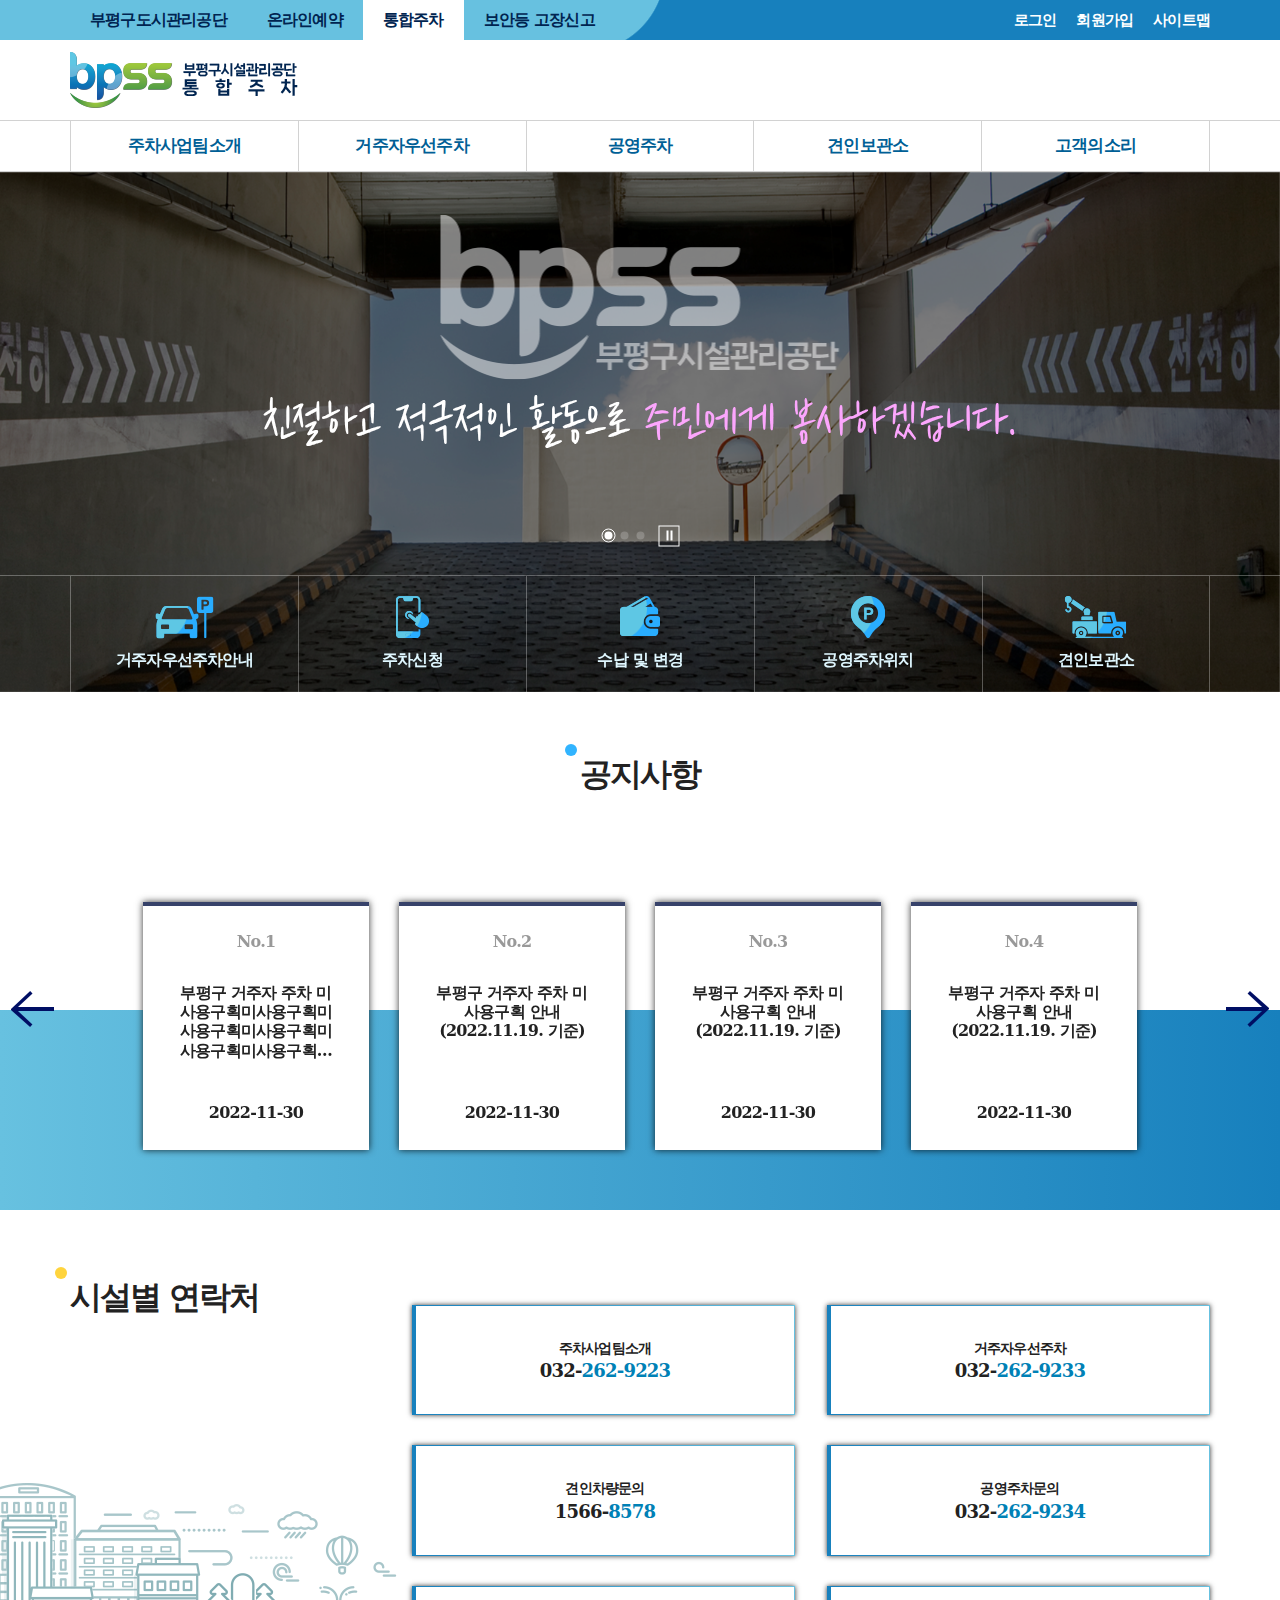
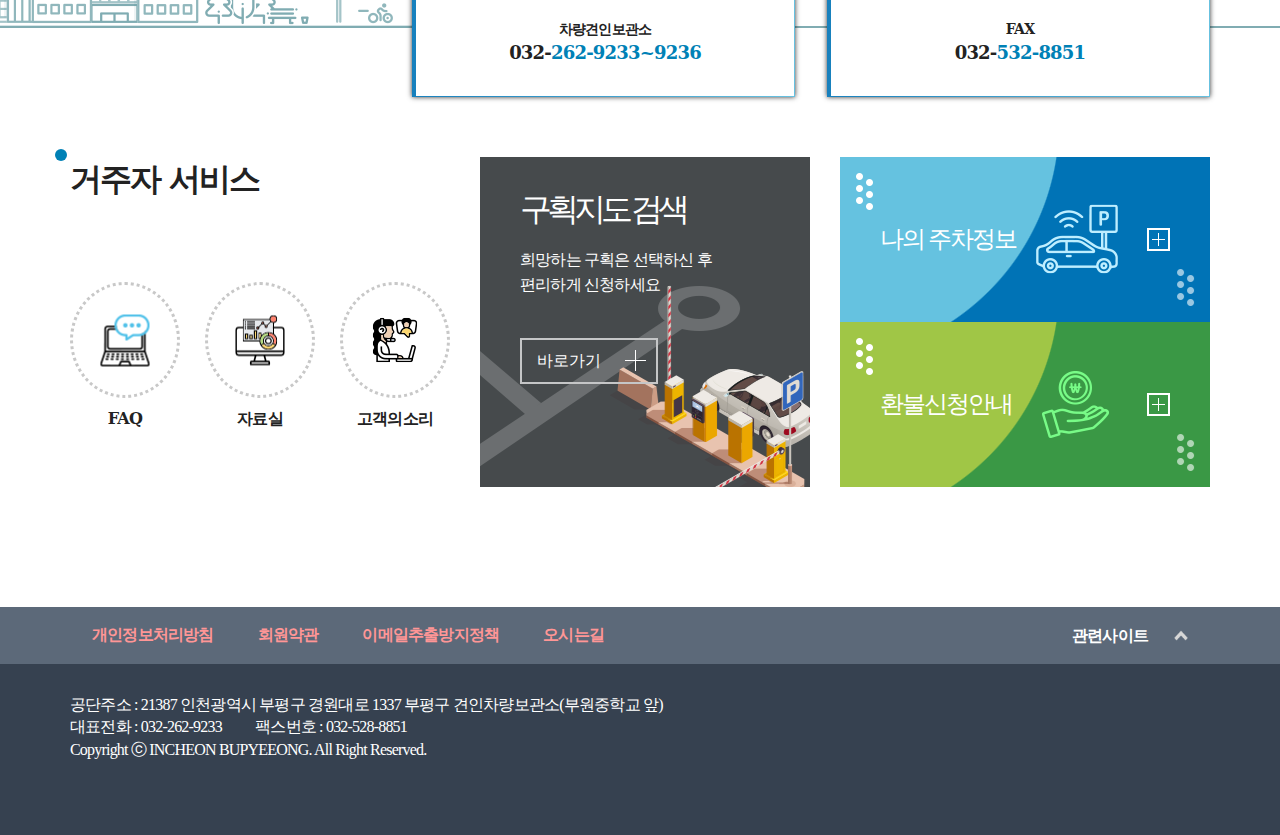
<file: html/index.html>
<!DOCTYPE html>
<html lang="ko">

<head>
    <meta charset="UTF-8">
    <meta http-equiv="X-UA-Compatible" content="ie=edge">
    <meta name="viewport" content="width=device-width, initial-scale=1.0, minimum-scale=1.0, maximum-scale=1.0">
    <title>부평구 통합주차시스템</title>
    <link rel="stylesheet" href="../common/css/default.css">
    <link rel="stylesheet" href="../common/css/slick.css" />
    <link rel="stylesheet" href="../common/css/swiper-bundle.min.css">
    <script src="../common/js/jquery-3.6.0.min.js"></script>
    <script src="../common/js/common.js"></script>
    <script src="../common/js/slick.js"></script>
    <script src="../common/js/swiper-bundle.min.js"></script>
</head>

<body>
    <div class="wrapper">
        <!-- skip navi -->
        <div class="skip_navi">
            <strong class="hide">바로가기 메뉴</strong>
            <a href="#contents">본문 바로가기</a>
            <a href="#gnb">주메뉴 바로가기</a>
        </div>
        <!-- / skip navi -->
        <!-- header -->
        <header>
            <div class="header_upper">
                <div class="container">
                    <ul class="ul_l">
                        <li>
                            <a href="">
                                부평구도시관리공단
                            </a>
                        </li>
                        <li>
                            <a href="">
                                온라인예약
                            </a>
                        </li>
                        <li class="active">
                            <a href="">
                                통합주차
                            </a>
                        </li>
                        <li>
                            <a href="">
                                보안등 고장신고
                            </a>
                        </li>
                    </ul>
                    <ul class="ul_r">
                        <!-- 로그인하면 숨김 -->
                        <li>
                            <a href="">
                                로그인
                            </a>
                        </li>
                        <li>
                            <a href="">
                                회원가입
                            </a>
                        </li>
                        <!-- / 로그인하면 숨김 -->
                        <li>
                            <a href="">
                                사이트맵
                            </a>
                        </li>
                    </ul>
                </div>
            </div>
            <div class="header_main">
                <div class="container">
                    <div class="logowrap">
                        <a href="index.html"><span class="hide">부평구시설관리공단통합주차</span></a>
                    </div>
                    <div class="m_btn"></div>
                </div>
            </div>
            <nav class="m_menu clear">
                <div class="m_header">
                    <div class="container">
                        <div class="logowrap">
                            <a href="index.html"><span class="hide">부평구시설관리공단통합주차</span></a>
                        </div>
                        <div class="m_btn"></div>
                    </div>
                </div>
                <div class="shortcut">
                    <div class="container">
                        <ul>
                            <li>
                                <a href="">
                                    <dl>
                                        <dt>
                                            <img src="../common/images/main_m_shortcut_01.png" alt="로그인 아이콘">
                                        </dt>
                                        <dd>로그인</dd>
                                    </dl>
                                </a>
                            </li>
                            <li>
                                <a href="">
                                    <dl>
                                        <dt>
                                            <img src="../common/images/main_m_shortcut_02.png" alt="회원가입 아이콘">
                                        </dt>
                                        <dd>회원가입</dd>
                                    </dl>
                                </a>
                            </li>
                            <li>
                                <a href="">
                                    <dl>
                                        <dt>
                                            <img src="../common/images/main_m_shortcut_03.png" alt="구간지도검색 아이콘">
                                        </dt>
                                        <dd>구간지도검색</dd>
                                    </dl>
                                </a>
                            </li>
                        </ul>
                    </div>
                </div>
                <div class="accord">
                    <dl>
                        <dt>주차사업팀소개</dt>
                        <dd><a href="sub_주차사업팀소개_주차사업팀안내.html">주차사업안내</a></dd>
                        <dd><a href="">주차문화개선계획</a></dd>
                        <dd><a href="">위치안내</a></dd>
                    </dl>
                    <dl>
                        <dt>거주자우선주차</dt>
                        <dd><a href="">이용안내</a></dd>
                        <dd><a href="">이용신청</a></dd>
                        <dd><a href="">환불신청 안내</a></dd>
                        <dd><a href="">구획지도검색</a></dd>
                        <dd><a href="">수납 및 변경</a></dd>
                        <dd><a href="">배정취소 안내</a></dd>
                        <dd><a href="">설치/삭선 신청</a></dd>
                    </dl>
                    <dl>
                        <dt>공영주차</dt>
                        <dd><a href="">이용안내</a></dd>
                        <dd><a href="">현황 및 위치</a></dd>
                        <dd><a href="">미납차량조회</a></dd>
                        <dd><a href="">무인주차장 정기권신청(분기)</a></dd>
                        <dd><a href="">대기신청</a></dd>
                    </dl>
                    <dl>
                        <dt>견인보관소</dt>
                        <dd><a href="">견인보관소 안내</a></dd>
                        <dd><a href="">견인차량 조회</a></dd>
                    </dl>
                    <dl>
                        <dt>고객의소리</dt>
                        <dd><a href="">공지사항</a></dd>
                        <dd><a href="">FAQ</a></dd>
                        <dd><a href="">민원게시판</a></dd>
                        <dd><a href="">자료실(양식)</a></dd>
                    </dl>
                    <dl>
                        <dt>My Page</dt>
                        <dd><a href="">차량정보</a></dd>
                        <dd><a href="">신청정보</a></dd>
                        <dd><a href="">수납관리</a></dd>
                        <dd><a href="">배정정보</a></dd>
                        <dd><a href="">월대기신청내역</a></dd>
                    </dl>
                </div>
            </nav>
            <div class="header_lower">
                <div class="container">
                    <!-- header gnb -->
                    <nav class="gnbwrap">
                        <ul class="gnb">
                            <li class="dep_1">
                                <a href="">주차사업팀소개</a>
                            </li>
                            <li class="dep_1">
                                <a href="">거주자우선주차</a>
                            </li>
                            <li class="dep_1">
                                <a href="">공영주차</a>
                            </li>
                            <li class="dep_1">
                                <a href="">견인보관소</a>
                            </li>
                            <li class="dep_1">
                                <a href="">고객의소리 </a>
                            </li>
                        </ul>
                    </nav>
                    <!-- / header gnb -->
                </div>
                <div class="outcon">
                    <!-- header lnb -->
                    <nav class="lnbwrap container">
                        <ul class="lnb">
                            <li>
                                <a href="sub_주차사업팀소개_주차사업팀안내.html">
                                    주차사업안내
                                </a>
                            </li>
                            <li>
                                <a href="">
                                    주차문화개선계획
                                </a>
                            </li>
                            <li>
                                <a href="">
                                    위치안내
                                </a>
                            </li>
                        </ul>
                        <ul class="lnb">
                            <li>
                                <a href="">
                                    이용안내
                                </a>
                            </li>
                            <li>
                                <a href="">
                                    이용신청
                                </a>
                            </li>
                            <li>
                                <a href="">
                                    환불신청 안내
                                </a>
                            </li>
                            <li>
                                <a href="">
                                    구획지도검색
                                </a>
                            </li>
                            <li>
                                <a href="">
                                    수납 및 변경
                                </a>
                            </li>
                            <li>
                                <a href="">
                                    배정취소 안내
                                </a>
                            </li>
                            <li>
                                <a href="">
                                    설치/삭선 신청
                                </a>
                            </li>
                        </ul>
                        <ul class="lnb">
                            <li>
                                <a href="">
                                    이용안내
                                </a>
                            </li>
                            <li>
                                <a href="">
                                    현황 및 위치
                                </a>
                            </li>
                            <li>
                                <a href="">
                                    미납차량조회
                                </a>
                            </li>
                            <li>
                                <a href="">
                                    무인주차장 정기권신청(분기)
                                </a>
                            </li>
                            <li>
                                <a href="">
                                    대기신청
                                </a>
                            </li>
                        </ul>
                        <ul class="lnb">
                            <li>
                                <a href="">
                                    견인보관소 안내
                                </a>
                            </li>
                            <li>
                                <a href="">
                                    견인차량 조회
                                </a>
                            </li>
                        </ul>
                        <ul class="lnb">
                            <li>
                                <a href="">
                                    공지사항
                                </a>
                            </li>
                            <li>
                                <a href="">
                                    FAQ
                                </a>
                            </li>
                            <li>
                                <a href="">
                                    민원게시판
                                </a>
                            </li>
                            <li>
                                <a href="">
                                    자료실(양식)
                                </a>
                            </li>
                        </ul>
                    </nav>
                    <!-- / header lnb -->
                </div>
            </div>

        </header>
        <!-- / header -->
        <!-- contents -->
        <div class="contentswrap">
            <div class="main_visualwrap">
                <div class="swiper main_visual">
                    <div class="swiper-wrapper">
                        <div class="swiper-slide main_visual_01"><span class="hide">메인비쥬얼1</span></div>
                        <div class="swiper-slide main_visual_02"><span class="hide">메인비쥬얼2</span></div>
                        <div class="swiper-slide main_visual_03"><span class="hide">메인비쥬얼3</span></div>
                    </div>
                </div>
                <div class="swiper-util">
                    <div class="swiper-pagination"></div>
                    <div class="swiper-button-stopngo"></div>
                </div>
                <span class="visual_contents">친절하고 적극적인 활동으로 <em>주민에게 봉사하겠습니다.</em></span>
                <div class="visual_menu">
                    <div class="menu_list container">
                        <div class="swiper-wrapper">
                            <div class="swiper-slide">
                                <a href="">
                                    <dl>
                                        <dt>
                                            <img src="../common/images/main_icn_parkfirst.png" alt="거주자우선 주차안내 아이콘">
                                        </dt>
                                        <dd class="lh">거주자우선<span class="brrr"></span>주차안내</dd>
                                    </dl>
                                </a>
                            </div>
                            <div class="swiper-slide">
                                <a href="">
                                    <dl>
                                        <dt>
                                            <img src="../common/images/main_icn_parksubmit.png" alt="주차신청 아이콘">
                                        </dt>
                                        <dd>주차신청</dd>
                                    </dl>
                                </a>
                            </div>
                            <div class="swiper-slide">
                                <a href="">
                                    <dl>
                                        <dt>
                                            <img src="../common/images/main_icn_parkpay.png" alt="수납 및 변경 아이콘">
                                        </dt>
                                        <dd>수납 및 변경</dd>
                                    </dl>
                                </a>
                            </div>
                            <div class="swiper-slide">
                                <a href="">
                                    <dl>
                                        <dt>
                                            <img src="../common/images/main_icn_parkinglocation.png" alt="공영주차위치 아이콘">
                                        </dt>
                                        <dd>공영주차위치</dd>
                                    </dl>
                                </a>
                            </div>
                            <div class="swiper-slide">
                                <a href="">
                                    <dl>
                                        <dt>
                                            <img src="../common/images/main_icn_pulledcar.png" alt="견인보관소 아이콘">
                                        </dt>
                                        <dd>견인보관소</dd>
                                    </dl>
                                </a>
                            </div>
                        </div>
                    </div>
                </div>
            </div>
            <section class="notice">
                <div class="container">
                    <div class="swiper-button-next2">
                        <span>
                        </span>
                    </div>
                    <div class="swiper-button-prev2">
                        <span>
                        </span>
                    </div>
                    <h2 class="main_tit">공지사항</h2>
                    <div class="swiper noticeslide">
                        <div class="swiper-wrapper">
                            <div class="swiper-slide notice_list">
                                <a href="">
                                    <p class="notice_num">No.1</p>
                                    <p class="notice_tit">
                                        부평구 거주자 주차
                                        미사용구획미사용구획미사용구획미사용구획미사용구획미사용구획미사용구획미사용구획미사용구획미사용구획미사용구획미사용구획미사용구획미사용구획미사용구획미사용구획
                                        안내(2022.11.19. 기준)
                                    </p>
                                    <span>2022-11-30</span>
                                </a>
                            </div>
                            <div class="swiper-slide notice_list">
                                <a href="">
                                    <p class="notice_num">No.2</p>
                                    <p class="notice_tit">
                                        부평구 거주자 주차 미사용구획 안내(2022.11.19. 기준)
                                    </p>
                                    <span>2022-11-30</span>
                                </a>
                            </div>
                            <div class="swiper-slide notice_list">
                                <a href="">
                                    <p class="notice_num">No.3</p>
                                    <p class="notice_tit">
                                        부평구 거주자 주차 미사용구획 안내(2022.11.19. 기준)
                                    </p>
                                    <span>2022-11-30</span>
                                </a>
                            </div>
                            <div class="swiper-slide notice_list">
                                <a href="">
                                    <p class="notice_num">No.4</p>
                                    <p class="notice_tit">
                                        부평구 거주자 주차 미사용구획 안내(2022.11.19. 기준)
                                    </p>
                                    <span>2022-11-30</span>
                                </a>
                            </div>
                        </div>
                    </div>
                </div>
            </section>
            <section class="contacts">
                <div class="container">
                    <div class="contacts_l">
                        <h2 class="main_tit">시설별 연락처</h2>
                    </div>
                    <ul class="contacts_r">
                        <li>
                            <a href="">
                                주차사업팀소개
                                <span>032-<em>262-9223</em></span>
                            </a>
                        </li>
                        <li>
                            <a href="">
                                거주자우선주차
                                <span>032-<em>262-9233</em></span>
                            </a>
                        </li>
                        <li>
                            <a href="">
                                견인차량문의
                                <span>1566-<em>8578</em></span>
                            </a>
                        </li>
                        <li>
                            <a href="">
                                공영주차문의
                                <span>032-<em>262-9234</em></span>
                            </a>
                        </li>
                        <li>
                            <a href="">
                                차량견인보관소
                                <span>032-<em>262-9233~9236</em></span>
                            </a>
                        </li>
                        <li>
                            <a href="">
                                FAX
                                <span>032-<em>532-8851</em></span>
                            </a>
                        </li>
                    </ul>

                </div>
            </section>
            <section class="services">
                <div class="container">
                    <div class="services_l">
                        <h2 class="main_tit">거주자 서비스</h2>
                        <ul class="serv_list">
                            <li>
                                <a href="">
                                    <dl>
                                        <dt>
                                            <img src="../common/images/main_icn_faq.png" alt="FAQ 아이콘">
                                        </dt>
                                        <dd>FAQ</dd>
                                    </dl>
                                </a>
                            </li>
                            <li>
                                <a href="">
                                    <dl>
                                        <dt>
                                            <img src="../common/images/main_icn_files.png" alt="자료실 아이콘">
                                        </dt>
                                        <dd>자료실</dd>
                                    </dl>
                                </a>
                            </li>
                            <li>
                                <a href="">
                                    <dl>
                                        <dt>
                                            <img src="../common/images/main_icn_customer.png" alt="고객의소리 아이콘">
                                        </dt>
                                        <dd>고객의소리</dd>
                                    </dl>
                                </a>
                            </li>
                        </ul>
                    </div>
                    <div class="services_m">
                        <dl>
                            <dt>구획지도 검색</dt>
                            <dd>희망하는 구획은 선택하신 후<br />편리하게 신청하세요</dd>
                        </dl>
                        <button>바로가기<span class="hide">플러스버튼</span></button>
                    </div>
                    <div class="services_r">
                        <div>
                            나의 주차정보
                            <img src="../common/images/main_icn_parking.png" alt="나의 주차정보 아이콘">
                            <button><span class="hide">플러스버튼</span></button>
                        </div>
                        <div>
                            환불신청안내
                            <img src="../common/images/main_icn_money.png" alt="환불신청안내 아이콘">
                            <button><span class="hide">플러스버튼</span></button>
                        </div>
                    </div>
                </div>
            </section>
        </div>
        <!-- / contents -->
        <!-- footer -->
        <footer>
            <div class="footer_upper">
                <div class="container">
                    <div class="fu_l">
                        <ul>
                            <li class="on">
                                <a href="">
                                    개인정보처리방침
                                </a>
                            </li>
                            <li>
                                <a href="">
                                    회원약관
                                </a>
                            </li>
                            <li>
                                <a href="">
                                    이메일추출방지정책
                                </a>
                            </li>
                            <li>
                                <a href="">
                                    오시는길
                                </a>
                            </li>
                        </ul>
                        <span class="show_more pink"><span class="hide">더보기</span></span>
                    </div>
                    <div class="fu_r">
                        <ul>
                            <li class="on">
                                <a>
                                    관련사이트
                                </a>
                            </li>
                            <li>
                                <a href="">
                                    1
                                </a>
                            </li>
                            <li>
                                <a href="">
                                    2
                                </a>
                            </li>
                            <li>
                                <a href="">
                                    3
                                </a>
                            </li>
                        </ul>
                        <span class="show_more gray"><span class="hide">더보기</span></span>
                    </div>
                </div>
            </div>
            <div class="footer_main">
                <div class="container">
                    <address>
                        <p>
                            공단주소 : 21387 인천광역시 부평구 경원대로 1337 부평구 견인차량보관소(부원중학교 앞)<br />
                            대표전화 : 032-262-9233<span class="br in768"></span>
                            팩스번호 : 032-528-8851<br />
                            Copyright ⓒ INCHEON BUPYEEONG. All Right Reserved.
                        </p>
                    </address>
                </div>
            </div>
        </footer>
        <!-- / footer -->
    </div>
</body>

</html>
</file>
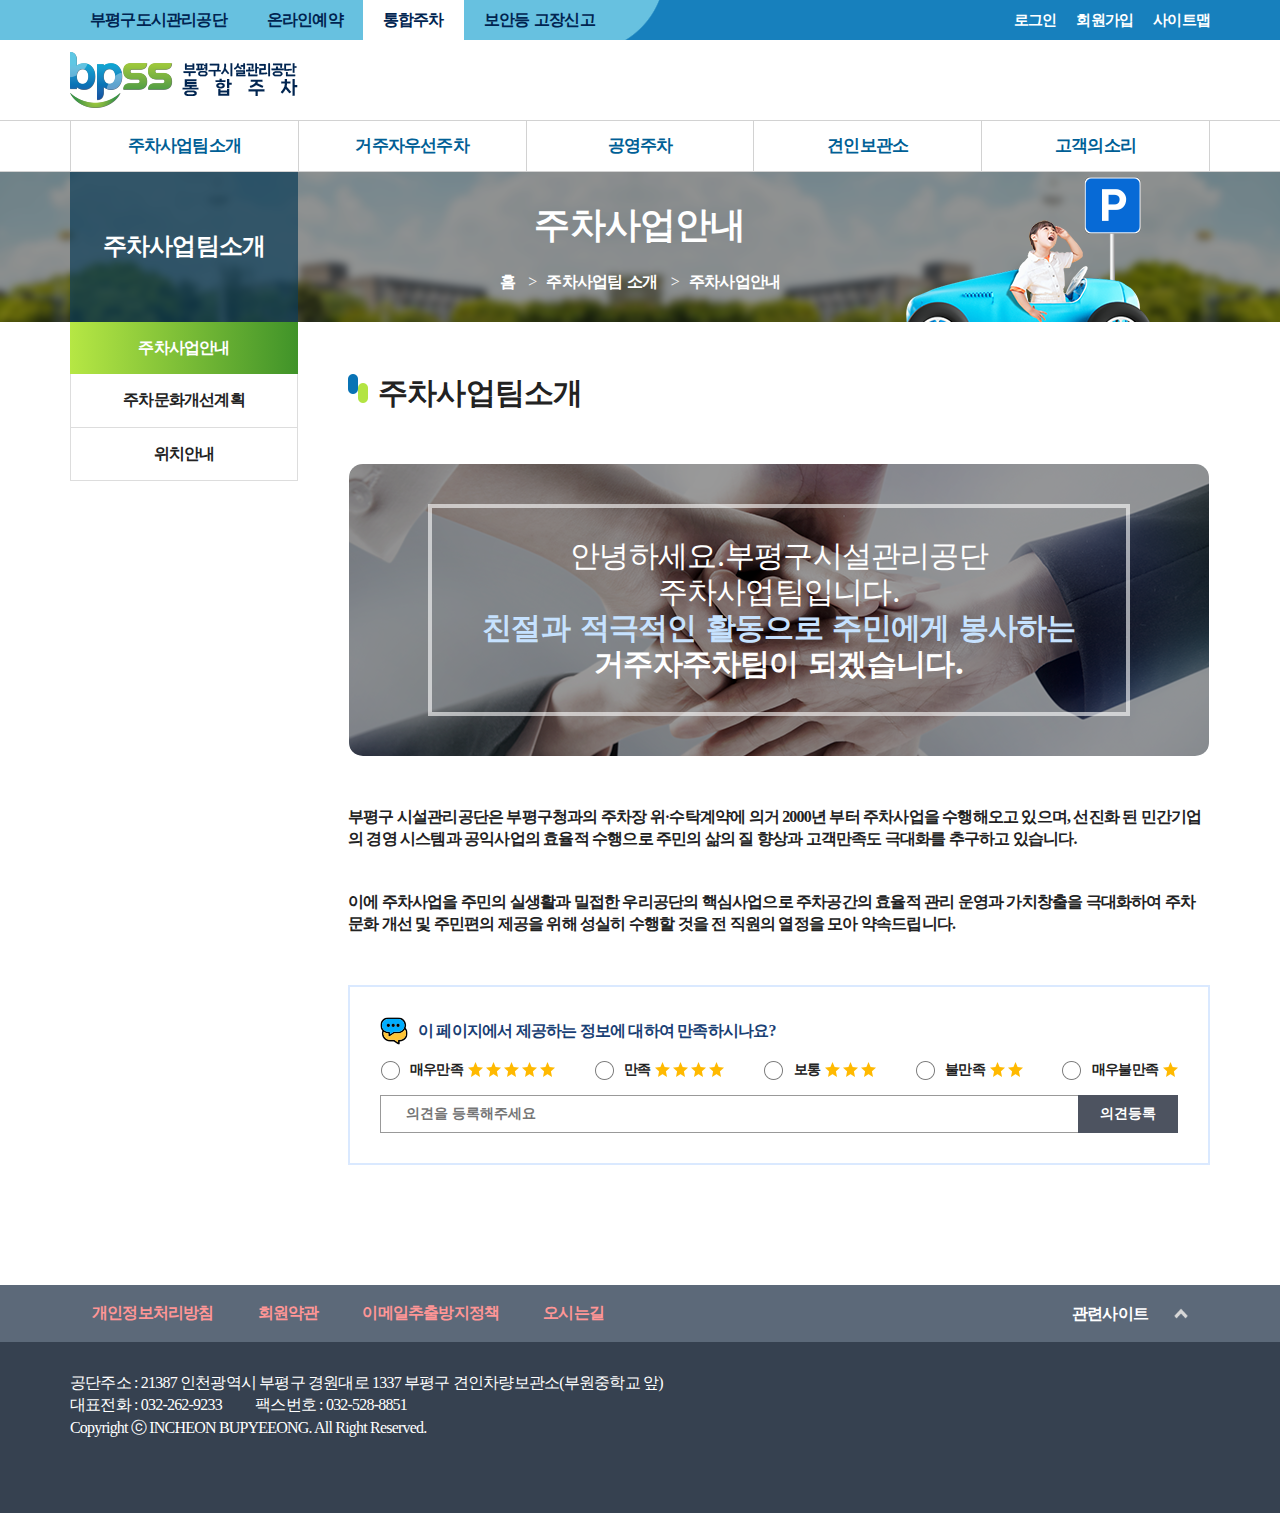
<file: html/sub_주차사업팀소개_주차사업팀안내.html>
<!DOCTYPE html>
<html lang="ko">

<head>
    <meta charset="UTF-8">
    <meta http-equiv="X-UA-Compatible" content="ie=edge">
    <meta name="viewport" content="width=device-width, initial-scale=1.0, minimum-scale=1.0, maximum-scale=1.0">
    <title>부평구 통합주차시스템</title>
    <link rel="stylesheet" href="../common/css/default.css">
    <link rel="stylesheet" href="../common/css/slick.css" />
    <link rel="stylesheet" href="../common/css/swiper-bundle.min.css">
    <script src="../common/js/jquery-3.6.0.min.js"></script>
    <script src="../common/js/common.js"></script>
    <script src="../common/js/slick.js"></script>
    <script src="../common/js/swiper-bundle.min.js"></script>
</head>

<body>
    <div class="wrapper">
        <!-- skip navi -->
        <div class="skip_navi">
            <strong class="hide">바로가기 메뉴</strong>
            <a href="#contents">본문 바로가기</a>
            <a href="#gnb">주메뉴 바로가기</a>
        </div>
        <!-- / skip navi -->
        <!-- header -->
        <header>
            <div class="header_upper">
                <div class="container">
                    <ul class="ul_l">
                        <li>
                            <a href="">
                                부평구도시관리공단
                            </a>
                        </li>
                        <li>
                            <a href="">
                                온라인예약
                            </a>
                        </li>
                        <li class="active">
                            <a href="">
                                통합주차
                            </a>
                        </li>
                        <li>
                            <a href="">
                                보안등 고장신고
                            </a>
                        </li>
                    </ul>
                    <ul class="ul_r">
                        <!-- 로그인하면 숨김 -->
                        <li>
                            <a href="">
                                로그인
                            </a>
                        </li>
                        <li>
                            <a href="">
                                회원가입
                            </a>
                        </li>
                        <!-- / 로그인하면 숨김 -->
                        <li>
                            <a href="">
                                사이트맵
                            </a>
                        </li>
                    </ul>
                </div>
            </div>
            <div class="header_main">
                <div class="container">
                    <div class="logowrap">
                        <a href="index.html"><span class="hide">부평구시설관리공단통합주차</span></a>
                    </div>
                    <div class="m_btn"></div>
                </div>
            </div>
            <nav class="m_menu clear">
                <div class="m_header">
                    <div class="container">
                        <div class="logowrap">
                            <a href="index.html"><span class="hide">부평구시설관리공단통합주차</span></a>
                        </div>
                        <div class="m_btn"></div>
                    </div>
                </div>
                <div class="shortcut">
                    <div class="container">
                        <ul>
                            <li>
                                <a href="">
                                    <dl>
                                        <dt>
                                            <img src="../common/images/main_m_shortcut_01.png" alt="로그인 아이콘">
                                        </dt>
                                        <dd>로그인</dd>
                                    </dl>
                                </a>
                            </li>
                            <li>
                                <a href="">
                                    <dl>
                                        <dt>
                                            <img src="../common/images/main_m_shortcut_02.png" alt="회원가입 아이콘">
                                        </dt>
                                        <dd>회원가입</dd>
                                    </dl>
                                </a>
                            </li>
                            <li>
                                <a href="">
                                    <dl>
                                        <dt>
                                            <img src="../common/images/main_m_shortcut_03.png" alt="구간지도검색 아이콘">
                                        </dt>
                                        <dd>구간지도검색</dd>
                                    </dl>
                                </a>
                            </li>
                        </ul>
                    </div>
                </div>
                <div class="accord">
                    <dl>
                        <dt>주차사업팀소개</dt>
                        <dd><a href="sub_주차사업팀소개_주차사업팀안내.html">주차사업안내</a></dd>
                        <dd><a href="">주차문화개선계획</a></dd>
                        <dd><a href="">위치안내</a></dd>
                    </dl>
                    <dl>
                        <dt>거주자우선주차</dt>
                        <dd><a href="">이용안내</a></dd>
                        <dd><a href="">이용신청</a></dd>
                        <dd><a href="">환불신청 안내</a></dd>
                        <dd><a href="">구획지도검색</a></dd>
                        <dd><a href="">수납 및 변경</a></dd>
                        <dd><a href="">배정취소 안내</a></dd>
                        <dd><a href="">설치/삭선 신청</a></dd>
                    </dl>
                    <dl>
                        <dt>공영주차</dt>
                        <dd><a href="">이용안내</a></dd>
                        <dd><a href="">현황 및 위치</a></dd>
                        <dd><a href="">미납차량조회</a></dd>
                        <dd><a href="">무인주차장 정기권신청(분기)</a></dd>
                        <dd><a href="">대기신청</a></dd>
                    </dl>
                    <dl>
                        <dt>견인보관소</dt>
                        <dd><a href="">견인보관소 안내</a></dd>
                        <dd><a href="">견인차량 조회</a></dd>
                    </dl>
                    <dl>
                        <dt>고객의소리</dt>
                        <dd><a href="">공지사항</a></dd>
                        <dd><a href="">FAQ</a></dd>
                        <dd><a href="">민원게시판</a></dd>
                        <dd><a href="">자료실(양식)</a></dd>
                    </dl>
                    <dl>
                        <dt>My Page</dt>
                        <dd><a href="">차량정보</a></dd>
                        <dd><a href="">신청정보</a></dd>
                        <dd><a href="">수납관리</a></dd>
                        <dd><a href="">배정정보</a></dd>
                        <dd><a href="">월대기신청내역</a></dd>
                    </dl>
                </div>
            </nav>
            <div class="header_lower">
                <div class="container">
                    <!-- header gnb -->
                    <nav class="gnbwrap">
                        <ul class="gnb">
                            <li class="dep_1">
                                <a href="">주차사업팀소개</a>
                            </li>
                            <li class="dep_1">
                                <a href="">거주자우선주차</a>
                            </li>
                            <li class="dep_1">
                                <a href="">공영주차</a>
                            </li>
                            <li class="dep_1">
                                <a href="">견인보관소</a>
                            </li>
                            <li class="dep_1">
                                <a href="">고객의소리 </a>
                            </li>
                        </ul>
                    </nav>
                    <!-- / header gnb -->
                </div>
                <div class="outcon">
                    <!-- header lnb -->
                    <nav class="lnbwrap container">
                        <ul class="lnb">
                            <li>
                                <a href="sub_주차사업팀소개_주차사업팀안내.html">
                                    주차사업안내
                                </a>
                            </li>
                            <li>
                                <a href="">
                                    주차문화개선계획
                                </a>
                            </li>
                            <li>
                                <a href="">
                                    위치안내
                                </a>
                            </li>
                        </ul>
                        <ul class="lnb">
                            <li>
                                <a href="">
                                    이용안내
                                </a>
                            </li>
                            <li>
                                <a href="">
                                    이용신청
                                </a>
                            </li>
                            <li>
                                <a href="">
                                    환불신청 안내
                                </a>
                            </li>
                            <li>
                                <a href="">
                                    구획지도검색
                                </a>
                            </li>
                            <li>
                                <a href="">
                                    수납 및 변경
                                </a>
                            </li>
                            <li>
                                <a href="">
                                    배정취소 안내
                                </a>
                            </li>
                            <li>
                                <a href="">
                                    설치/삭선 신청
                                </a>
                            </li>
                        </ul>
                        <ul class="lnb">
                            <li>
                                <a href="">
                                    이용안내
                                </a>
                            </li>
                            <li>
                                <a href="">
                                    현황 및 위치
                                </a>
                            </li>
                            <li>
                                <a href="">
                                    미납차량조회
                                </a>
                            </li>
                            <li>
                                <a href="">
                                    무인주차장 정기권신청(분기)
                                </a>
                            </li>
                            <li>
                                <a href="">
                                    대기신청
                                </a>
                            </li>
                        </ul>
                        <ul class="lnb">
                            <li>
                                <a href="">
                                    견인보관소 안내
                                </a>
                            </li>
                            <li>
                                <a href="">
                                    견인차량 조회
                                </a>
                            </li>
                        </ul>
                        <ul class="lnb">
                            <li>
                                <a href="">
                                    공지사항
                                </a>
                            </li>
                            <li>
                                <a href="">
                                    FAQ
                                </a>
                            </li>
                            <li>
                                <a href="">
                                    민원게시판
                                </a>
                            </li>
                            <li>
                                <a href="">
                                    자료실(양식)
                                </a>
                            </li>
                        </ul>
                    </nav>
                    <!-- / header lnb -->
                </div>
            </div>

        </header>
        <!-- / header -->
        <!-- contents -->
        <div class="contentswrap">
          <!-- sub_visual -->
          <div class="sub_visualwrap">
            <div class="sub_visual subidx0">
                <div class="container">
                    <div class="visual_tbox">
                        <p class="visual_tit">주차사업안내</p>
                        <ul class="breadcrumb">
                            <li>
                                <a href="index.html">홈</a>
                            </li>
                            <li>
                                <a href="">주차사업팀 소개</a>
                            </li>
                            <li>
                                <a href="">주차사업안내</a>
                            </li>
                        </ul>
                    </div>
                </div>
            </div>
          </div>
          <!-- / sub_visual -->
          <!-- sub_contents -->
          <div class="sub_contentswrap">
            <div class="container scflex">
                <aside class="lnb">
                    <h2 class="subidx_tit">주차사업팀소개</h2>
                    <ul class="cont_list">
                        <li class="active">
                            <a href="">주차사업안내</a>
                        </li>
                        <li>
                            <a href="">주차문화개선계획</a>
                        </li>
                        <li>
                            <a href="">위치안내</a>
                        </li>
                    </ul>
                </aside>
                <section class="cont_box">
                    <h3 class="cont_tit">주차사업팀소개</h3>
                    <div class="cont_text bg">
                        <p>
                            안녕하세요.<span class="br in768"></span>부평구시설관리공단<span class="br"></span>
                            주차사업팀입니다.<br />
                            <em><span class="hc">친절과 적극적인 활동으로<span class="br in768"></span> 주민에게 봉사하는</span><br />
                            거주자주차팀이 되겠습니다.</em>
                        </p>
                    </div>
                    <div class="cont_text mb50">
                        <p class="mb40">부평구 시설관리공단은 부평구청과의 주차장 위·수탁계약에 의거 2000년 부터 주차사업을 수행해오고 있으며, 선진화 된 민간기업의 
                            경영 시스템과 공익사업의 효율적 수행으로 주민의 삶의 질 향상과 고객만족도 극대화를 추구하고 있습니다.</p>
                        <p>이에 주차사업을 주민의 실생활과 밀접한 우리공단의 핵심사업으로 주차공간의 효율적 관리 운영과 가치창출을 극대화하여 주차문화 
                            개선 및 주민편의 제공을 위해 성실히 수행할 것을 전 직원의 열정을 모아 약속드립니다.</p>
                    </div>
                    <div class="survey_box">
                        <p>이 페이지에서 제공하는 정보에 대하여 만족하시나요?</p>
                        <div class="radio_box">
                            <span>
                                <input type="radio" name="starscore" id="survey_val01">
                                <label for="survey_val01">매우만족<img src="../common/images/sub_cont_5s.png" alt="별 다섯개"></label>
                            </span>
                            <span>
                                <input type="radio" name="starscore" id="survey_val02">
                                <label for="survey_val02">만족<img src="../common/images/sub_cont_4s.png" alt="별 네개"></label>
                            </span>
                            <span>
                                <input type="radio" name="starscore" id="survey_val03">
                                <label for="survey_val03">보통<img src="../common/images/sub_cont_3s.png" alt="별 세개"></label>
                            </span>
                            <span>
                                <input type="radio" name="starscore" id="survey_val04">
                                <label for="survey_val04">불만족<img src="../common/images/sub_cont_2s.png" alt="별 두개"></label>
                            </span>
                            <span>
                                <input type="radio" name="starscore" id="survey_val05">
                                <label for="survey_val05">매우불만족<img src="../common/images/sub_cont_1s.png" alt="별 한개"></label>
                            </span>
                        </div>
                        <div class="input_box">
                            <label for="input_val01">
                                <input type="text" name="submiton" id="input_val01" placeholder="의견을 등록해주세요">
                            </label>
                            <button class="btn_01">의견등록</button>
                        </div>
                    </div>
                </section>
            </div>
          </div>
          <!-- / sub_contents -->
        </div>
        <!-- / contents -->
        <!-- footer -->
        <footer>
            <div class="footer_upper">
                <div class="container">
                    <div class="fu_l">
                        <ul>
                            <li class="on">
                                <a href="">
                                    개인정보처리방침
                                </a>
                            </li>
                            <li>
                                <a href="">
                                    회원약관
                                </a>
                            </li>
                            <li>
                                <a href="">
                                    이메일추출방지정책
                                </a>
                            </li>
                            <li>
                                <a href="">
                                    오시는길
                                </a>
                            </li>
                        </ul>
                        <span class="show_more pink"></span>
                    </div>
                    <div class="fu_r">
                        <ul>
                            <li class="on">
                                <a>
                                    관련사이트
                                </a>
                            </li>
                            <li>
                                <a href="">
                                    1
                                </a>
                            </li>
                            <li>
                                <a href="">
                                    2
                                </a>
                            </li>
                            <li>
                                <a href="">
                                    3
                                </a>
                            </li>
                        </ul>
                        <span class="show_more gray"></span>
                    </div>
                </div>
            </div>
            <div class="footer_main">
                <div class="container">
                    <address>
                        <p>
                            공단주소 : 21387 인천광역시 부평구 경원대로 1337 부평구 견인차량보관소(부원중학교 앞)<br />
                            대표전화 : 032-262-9233<span class="br in768"></span>
                            팩스번호 : 032-528-8851<br />
                            Copyright ⓒ INCHEON BUPYEEONG. All Right Reserved.
                        </p>
                    </address>
                </div>
            </div>
        </footer>
        <!-- / footer -->
    </div>
</body>
</html>
</file>
<file: common/css/default.css>
@charset "UTF-8";
/*만세체*/
@font-face {
  font-family: "Manse";
  src: url("../fonts/Manse.woff") format("woff");
  font-weight: normal;
  font-style: normal;
}
/* open-sans-300 - latin */
@font-face {
  font-family: "Open Sans";
  font-style: normal;
  font-weight: 300;
  src: url("../fonts/open-sans-v23-latin-300.eot");
  /* IE9 Compat Modes */
  src: local(""), url("../fonts/open-sans-v23-latin-300.eot?#iefix") format("embedded-opentype"), url("../fonts/open-sans-v23-latin-300.woff2") format("woff2"), url("../fonts/open-sans-v23-latin-300.woff") format("woff"), url("../fonts/open-sans-v23-latin-300.ttf") format("truetype"), url("../fonts/open-sans-v23-latin-300.svg#OpenSans") format("svg");
  /* Legacy iOS */
}
/* open-sans-300italic - latin */
@font-face {
  font-family: "Open Sans";
  font-style: italic;
  font-weight: 300;
  src: url("../fonts/open-sans-v23-latin-300italic.eot");
  /* IE9 Compat Modes */
  src: local(""), url("../fonts/open-sans-v23-latin-300italic.eot?#iefix") format("embedded-opentype"), url("../fonts/open-sans-v23-latin-300italic.woff2") format("woff2"), url("../fonts/open-sans-v23-latin-300italic.woff") format("woff"), url("../fonts/open-sans-v23-latin-300italic.ttf") format("truetype"), url("../fonts/open-sans-v23-latin-300italic.svg#OpenSans") format("svg");
  /* Legacy iOS */
}
/* open-sans-regular - latin */
@font-face {
  font-family: "Open Sans";
  font-style: normal;
  font-weight: 400;
  src: url("../fonts/open-sans-v23-latin-regular.eot");
  /* IE9 Compat Modes */
  src: local(""), url("../fonts/open-sans-v23-latin-regular.eot?#iefix") format("embedded-opentype"), url("../fonts/open-sans-v23-latin-regular.woff2") format("woff2"), url("../fonts/open-sans-v23-latin-regular.woff") format("woff"), url("../fonts/open-sans-v23-latin-regular.ttf") format("truetype"), url("../fonts/open-sans-v23-latin-regular.svg#OpenSans") format("svg");
  /* Legacy iOS */
}
/* open-sans-italic - latin */
@font-face {
  font-family: "Open Sans";
  font-style: italic;
  font-weight: 400;
  src: url("../fonts/open-sans-v23-latin-italic.eot");
  /* IE9 Compat Modes */
  src: local(""), url("../fonts/open-sans-v23-latin-italic.eot?#iefix") format("embedded-opentype"), url("../fonts/open-sans-v23-latin-italic.woff2") format("woff2"), url("../fonts/open-sans-v23-latin-italic.woff") format("woff"), url("../fonts/open-sans-v23-latin-italic.ttf") format("truetype"), url("../fonts/open-sans-v23-latin-italic.svg#OpenSans") format("svg");
  /* Legacy iOS */
}
/* open-sans-regular - latin */
@font-face {
  font-family: "Open Sans";
  font-style: normal;
  font-weight: 400;
  src: url("../fonts/open-sans-v26-latin-regular.eot");
  /* IE9 Compat Modes */
  src: local(""), url("../fonts/open-sans-v26-latin-regular.eot?#iefix") format("embedded-opentype"), url("../fonts/open-sans-v26-latin-regular.woff2") format("woff2"), url("../fonts/open-sans-v26-latin-regular.woff") format("woff"), url("../fonts/open-sans-v26-latin-regular.ttf") format("truetype"), url("../fonts/open-sans-v26-latin-regular.svg#OpenSans") format("svg");
  /* Legacy iOS */
}
/* open-sans-500 - latin */
@font-face {
  font-family: "Open Sans";
  font-style: normal;
  font-weight: 500;
  src: url("../fonts/open-sans-v26-latin-500.eot");
  /* IE9 Compat Modes */
  src: local(""), url("../fonts/open-sans-v26-latin-500.eot?#iefix") format("embedded-opentype"), url("../fonts/open-sans-v26-latin-500.woff2") format("woff2"), url("../fonts/open-sans-v26-latin-500.woff") format("woff"), url("../fonts/open-sans-v26-latin-500.ttf") format("truetype"), url("../fonts/open-sans-v26-latin-500.svg#OpenSans") format("svg");
  /* Legacy iOS */
}
/* open-sans-600 - latin */
@font-face {
  font-family: "Open Sans";
  font-style: normal;
  font-weight: 600;
  src: url("../fonts/open-sans-v23-latin-600.eot");
  /* IE9 Compat Modes */
  src: local(""), url("../fonts/open-sans-v23-latin-600.eot?#iefix") format("embedded-opentype"), url("../fonts/open-sans-v23-latin-600.woff2") format("woff2"), url("../fonts/open-sans-v23-latin-600.woff") format("woff"), url("../fonts/open-sans-v23-latin-600.ttf") format("truetype"), url("../fonts/open-sans-v23-latin-600.svg#OpenSans") format("svg");
  /* Legacy iOS */
}
/* open-sans-600italic - latin */
@font-face {
  font-family: "Open Sans";
  font-style: italic;
  font-weight: 600;
  src: url("../fonts/open-sans-v23-latin-600italic.eot");
  /* IE9 Compat Modes */
  src: local(""), url("../fonts/open-sans-v23-latin-600italic.eot?#iefix") format("embedded-opentype"), url("../fonts/open-sans-v23-latin-600italic.woff2") format("woff2"), url("../fonts/open-sans-v23-latin-600italic.woff") format("woff"), url("../fonts/open-sans-v23-latin-600italic.ttf") format("truetype"), url("../fonts/open-sans-v23-latin-600italic.svg#OpenSans") format("svg");
  /* Legacy iOS */
}
/* open-sans-700 - latin */
@font-face {
  font-family: "Open Sans";
  font-style: normal;
  font-weight: 700;
  src: url("../fonts/open-sans-v23-latin-700.eot");
  /* IE9 Compat Modes */
  src: local(""), url("../fonts/open-sans-v23-latin-700.eot?#iefix") format("embedded-opentype"), url("../fonts/open-sans-v23-latin-700.woff2") format("woff2"), url("../fonts/open-sans-v23-latin-700.woff") format("woff"), url("../fonts/open-sans-v23-latin-700.ttf") format("truetype"), url("../fonts/open-sans-v23-latin-700.svg#OpenSans") format("svg");
  /* Legacy iOS */
}
/* open-sans-700italic - latin */
@font-face {
  font-family: "Open Sans";
  font-style: italic;
  font-weight: 700;
  src: url("../fonts/open-sans-v23-latin-700italic.eot");
  /* IE9 Compat Modes */
  src: local(""), url("../fonts/open-sans-v23-latin-700italic.eot?#iefix") format("embedded-opentype"), url("../fonts/open-sans-v23-latin-700italic.woff2") format("woff2"), url("../fonts/open-sans-v23-latin-700italic.woff") format("woff"), url("../fonts/open-sans-v23-latin-700italic.ttf") format("truetype"), url("../fonts/open-sans-v23-latin-700italic.svg#OpenSans") format("svg");
  /* Legacy iOS */
}
/* open-sans-800 - latin */
@font-face {
  font-family: "Open Sans";
  font-style: normal;
  font-weight: 800;
  src: url("../fonts/open-sans-v23-latin-800.eot");
  /* IE9 Compat Modes */
  src: local(""), url("../fonts/open-sans-v23-latin-800.eot?#iefix") format("embedded-opentype"), url("../fonts/open-sans-v23-latin-800.woff2") format("woff2"), url("../fonts/open-sans-v23-latin-800.woff") format("woff"), url("../fonts/open-sans-v23-latin-800.ttf") format("truetype"), url("../fonts/open-sans-v23-latin-800.svg#OpenSans") format("svg");
  /* Legacy iOS */
}
/* open-sans-800italic - latin */
@font-face {
  font-family: "Open Sans";
  font-style: italic;
  font-weight: 800;
  src: url("../fonts/open-sans-v23-latin-800italic.eot");
  /* IE9 Compat Modes */
  src: local(""), url("../fonts/open-sans-v23-latin-800italic.eot?#iefix") format("embedded-opentype"), url("../fonts/open-sans-v23-latin-800italic.woff2") format("woff2"), url("../fonts/open-sans-v23-latin-800italic.woff") format("woff"), url("../fonts/open-sans-v23-latin-800italic.ttf") format("truetype"), url("../fonts/open-sans-v23-latin-800italic.svg#OpenSans") format("svg");
  /* Legacy iOS */
}
/* Noto Sans */
@font-face {
  font-family: "Noto Sans";
  font-weight: 200;
  font-style: normal;
  src: url("../fonts/NotoSansKR-Light.eot");
  src: local(※), url("../fonts/NotoSansKR-Light.eot#iefix") format("embedded-opentype"), url("../fonts/NotoSansKR-Light.woff") format("woff"), url("../fonts/NotoSansKR-Light.otf") format("opentype");
}
@font-face {
  font-family: "Noto Sans";
  font-weight: 300;
  font-style: normal;
  src: url("../fonts/NotoSansKR-DemiLight.eot");
  src: local(※), url("../fonts/NotoSansKR-DemiLight.eot#iefix") format("embedded-opentype"), url("../fonts/NotoSansKR-DemiLight.woff") format("woff"), url("../fonts/NotoSansKR-DemiLight.otf") format("opentype");
}
@font-face {
  font-family: "Noto Sans";
  font-weight: 400;
  font-style: normal;
  src: url("../common/fonts/NotoSansKR-Regular.eot");
  src: local(※), url("../fonts/NotoSansKR-Regular.eot#iefix") format("embedded-opentype"), url("../fonts/NotoSansKR-Regular.woff") format("woff"), url("../fonts/NotoSansKR-Regular.otf") format("opentype");
}
@font-face {
  font-family: "Noto Sans";
  font-weight: 500;
  font-style: normal;
  src: url("../fonts/NotoSansKR-Medium.eot");
  src: local(※), url("../fonts/NotoSansKR-Medium.eot#iefix") format("embedded-opentype"), url("../fonts/NotoSansKR-Medium.woff") format("woff"), url("../fonts/NotoSansKR-Medium.otf") format("opentype");
}
@font-face {
  font-family: "Noto Sans";
  font-weight: 700;
  font-style: normal;
  src: url("../fonts/NotoSansKR-Bold.eot");
  src: local(※), url("../fonts/NotoSansKR-Bold.eot#iefix") format("embedded-opentype"), url("../fonts/NotoSansKR-Bold.woff") format("woff"), url("../fonts/NotoSansKR-Bold.otf") format("opentype");
}
/*나눔명조*/
@font-face {
  font-family: "../fonts/NanumMyeongjo";
  font-style: normal;
  font-weight: 400;
  src: local("※"), url("../fonts/NanumMyeongjoR.woff2") format("woff2"), url("../fonts/NanumMyeongjoR.woff") format("woff"), url("../fonts/NanumMyeongjoR.ttf") format("truetype"), url("../fonts/NanumMyeongjoR.otf") format("opentype"), url("../fonts/NanumMyeongjoR.eot") format("embedded-opentype");
}
@font-face {
  font-family: "../fonts/NanumMyeongjo";
  font-style: normal;
  font-weight: 700;
  src: local("※"), url("../fonts/NanumMyeongjoB.woff2") format("woff2"), url("../fonts/NanumMyeongjoB.woff") format("woff"), url("../fonts/NanumMyeongjoB.ttf") format("truetype"), url("../fonts/NanumMyeongjoB.otf") format("opentype"), url("../fonts/NanumMyeongjoB.eot") format("embedded-opentype");
}
@font-face {
  font-family: "../fonts/NanumMyeongjo";
  font-style: normal;
  font-weight: 900;
  src: local("※"), url("../fonts/NanumMyeongjoEB.woff2") format("woff2"), url("../fonts/NanumMyeongjoEB.woff") format("woff"), url("../fonts/NanumMyeongjoEB.ttf") format("truetype"), url("../fonts/NanumMyeongjoEB.otf") format("opentype"), url("../fonts/NanumMyeongjoEB.eot") format("embedded-opentype");
}
@font-face {
  font-family: "Elice";
  font-style: normal;
  font-weight: 400;
  src: local("※"), url("../fonts/EliceDigitalBaeumOTF_Regular.woff") format("woff"), url("../fonts/EliceDigitalCodingverH_Regular.ttf") format("truetype"), url("../fonts/EliceDigitalBaeumOTF_Regular.otf") format("opentype"), url("../fonts/EliceDigitalBaeumOTF_Regular.eot") format("embedded-opentype");
}
@font-face {
  font-family: "Elice";
  font-style: normal;
  font-weight: 500;
  src: local("※"), url("../fonts/EliceDigitalBaeumOTF_Regular.woff") format("woff"), url("../fonts/EliceDigitalCodingverH_Regular.ttf") format("truetype"), url("../fonts/EliceDigitalBaeumOTF_Regular.otf") format("opentype"), url("../fonts/EliceDigitalBaeumOTF_Regular.eot") format("embedded-opentype");
}
@font-face {
  font-family: "one";
  font-weight: 300;
  font-style: normal;
  src: url("../fonts/ONE_MOBILE_REGULAR.eot");
  src: local(※), url("../fonts/ONE_MOBILE_REGULAR.eot") format("embedded-opentype"), url("../fonts/ONE_MOBILE_REGULAR.woff") format("woff"), url("../fonts/ONE_MOBILE_REGULAR.TTF") format("truetype"), url("../fonts/ONE_MOBILE_OTF_REGULAR.OTF") format("opentype");
}
@font-face {
  font-family: "one";
  font-weight: 400;
  font-style: normal;
  src: url("../fonts/ONE_MOBILE_BOLD.eot");
  src: local(※), url("../fonts/ONE_MOBILE_BOLD.eot") format("embedded-opentype"), url("../fonts/ONE_MOBILE_BOLD.woff") format("woff"), url("../fonts/ONE_MOBILE_BOLD.TTF") format("truetype"), url("../fonts/ONE_MOBILE_OTF_BOLD.OTF") format("opentype");
}
@font-face {
  font-family: "one";
  font-weight: 500;
  font-style: normal;
  src: url("../fonts/ONE_MOBILE_BOLD.eot");
  src: local(※), url("../fonts/ONE_MOBILE_BOLD.eot") format("embedded-opentype"), url("../fonts/ONE_MOBILE_BOLD.woff") format("woff"), url("../fonts/ONE_MOBILE_BOLD.TTF") format("truetype"), url("../fonts/ONE_MOBILE_OTF_BOLD.OTF") format("opentype");
}
@font-face {
  font-family: "one";
  font-weight: 600;
  font-style: normal;
  src: url("../fonts/ONE_MOBILE_BOLD.eot");
  src: local(※), url("../fonts/ONE_MOBILE_BOLD.eot") format("embedded-opentype"), url("../fonts/ONE_MOBILE_BOLD.woff") format("woff"), url("../fonts/ONE_MOBILE_BOLD.TTF") format("truetype"), url("../fonts/ONE_MOBILE_OTF_BOLD.OTF") format("opentype");
}
@font-face {
  font-family: "pop";
  font-weight: 400;
  font-style: normal;
  src: url("../fonts/ONE_MOBILE_POP.eot");
  src: local(※), url("../fonts/ONE_MOBILE_POP.eot") format("embedded-opentype"), url("../fonts/ONE_MOBILE_POP.woff") format("woff"), url("../fonts/ONE_MOBILE_POP.TTF") format("truetype"), url("../fonts/ONE_MOBILE_POP.OTF") format("opentype");
}
/* NanumSquare Neo */
@font-face {
  font-family: "../fonts/NanumSquare Neo L";
  src: url("../fonts/NanumSquareNeoTTF-aLt.eot");
  src: url("../fonts/NanumSquareNeoTTF-aLt.eot?#iefix") format("embedded-opentype"), url("../fonts/NanumSquareNeoTTF-aLt.woff2") format("woff2"), url("../fonts/NanumSquareNeoTTF-aLt.woff") format("woff"), url("../fonts/NanumSquareNeoTTF-aLt.ttf") format("truetype"), url("../fonts/NanumSquareNeoTTF-aLt.svg#NanumSquareNeoTTF-aLt") format("svg");
  font-weight: 300;
  font-style: normal;
  font-display: swap;
}
@font-face {
  font-family: "../fonts/NanumSquare Neo B";
  src: url("../fonts/NanumSquareNeoTTF-cBd.eot");
  src: url("../fonts/NanumSquareNeoTTF-cBd.eot?#iefix") format("embedded-opentype"), url("../fonts/NanumSquareNeoTTF-cBd.woff2") format("woff2"), url("../fonts/NanumSquareNeoTTF-cBd.woff") format("woff"), url("../fonts/NanumSquareNeoTTF-cBd.ttf") format("truetype"), url("../fonts/NanumSquareNeoTTF-cBd.svg#NanumSquareNeoTTF-cBd") format("svg");
  font-weight: bold;
  font-style: normal;
  font-display: swap;
}
@font-face {
  font-family: "../fonts/NanumSquare Neo R";
  src: url("../fonts/NanumSquareNeoTTF-bRg.eot");
  src: url("../fonts/NanumSquareNeoTTF-bRg.eot?#iefix") format("embedded-opentype"), url("../fonts/NanumSquareNeoTTF-bRg.woff2") format("woff2"), url("../fonts/NanumSquareNeoTTF-bRg.woff") format("woff"), url("../fonts/NanumSquareNeoTTF-bRg.ttf") format("truetype"), url("../fonts/NanumSquareNeoTTF-bRg.svg#NanumSquareNeoTTF-bRg") format("svg");
  font-weight: normal;
  font-style: normal;
  font-display: swap;
}
@font-face {
  font-family: "../fonts/NanumSquare Neo H";
  src: url("../fonts/NanumSquareNeoTTF-eHv.eot");
  src: url("../fonts/NanumSquareNeoTTF-eHv.eot?#iefix") format("embedded-opentype"), url("../fonts/NanumSquareNeoTTF-eHv.woff2") format("woff2"), url("../fonts/NanumSquareNeoTTF-eHv.woff") format("woff"), url("../fonts/NanumSquareNeoTTF-eHv.ttf") format("truetype"), url("../fonts/NanumSquareNeoTTF-eHv.svg#NanumSquareNeoTTF-eHv") format("svg");
  font-weight: 900;
  font-style: normal;
  font-display: swap;
}
@font-face {
  font-family: "../fonts/NanumSquare Neo EB";
  src: url("../fonts/NanumSquareNeoTTF-dEb.eot");
  src: url("../fonts/NanumSquareNeoTTF-dEb.eot?#iefix") format("embedded-opentype"), url("../fonts/NanumSquareNeoTTF-dEb.woff2") format("woff2"), url("../fonts/NanumSquareNeoTTF-dEb.woff") format("woff"), url("../fonts/NanumSquareNeoTTF-dEb.ttf") format("truetype"), url("../fonts/NanumSquareNeoTTF-dEb.svg#NanumSquareNeoTTF-dEb") format("svg");
  font-weight: bold;
  font-style: normal;
  font-display: swap;
}
@font-face {
  font-family: "../fonts/NanumSquare Neo variable";
  src: url("../fonts/NanumSquareNeo-Variable.eot");
  src: url("../fonts/NanumSquareNeo-Variable.eot?#iefix") format("embedded-opentype"), url("../fonts/NanumSquareNeo-Variable.woff2") format("woff2"), url("../fonts/NanumSquareNeo-Variable.woff") format("woff"), url("../fonts/NanumSquareNeo-Variable.ttf") format("truetype"), url("../fonts/NanumSquareNeo-Variable.svg#NanumSquareNeo-Variable") format("svg");
  font-weight: normal;
  font-style: normal;
  font-display: swap;
}
/* cafe25shiningstar */
@font-face {
  font-family: "Cafe24 Shiningstar";
  src: url("../fonts/Cafe24Shiningstar.eot");
  src: url("../fonts/Cafe24Shiningstar.eot?#iefix") format("embedded-opentype"), url("../fonts/Cafe24Shiningstar.woff2") format("woff2"), url("../fonts/Cafe24Shiningstar.woff") format("woff"), url("../fonts/Cafe24Shiningstar.ttf") format("truetype"), url("../fonts/Cafe24Shiningstar.svg#Cafe24Shiningstar") format("svg");
  font-weight: normal;
  font-style: normal;
  font-display: swap;
}
/********* reset.css **********/
html, body, div, span, applet, object, iframe, h1, h2, h3, h4, h5, h6, p, blockquote, pre, a, abbr, acronym, address, big, cite, code, del, dfn, em, img, ins, kbd, q, s, samp, small, strike, strong, sub, sup, tt, var, b, u, i, center, dl, dt, dd, ul, ol, li, form, fieldset, legend, label, input, button, select, textarea, header, main, footer, section, article, aside, menu, nav, table, caption, tbody, tfoot, thead, tr, th, td, summary, figure, figcaption, hgroup {
  margin: 0;
  padding: 0;
  border: 0;
  font-size: 100%;
  font: inherit;
  box-sizing: border-box;
}

html, body {
  width: 100%;
  height: 100%;
}

body {
  font-size: 16px;
  font-weight: regular;
  line-height: 1.4;
  color: #222;
  font-family: "NanumSquare Neo B", "sans-serif";
  letter-spacing: -0.05em;
}

/* HTML5 display-role reset for older browsers */
article, aside, details, figcaption, figure, footer, header, hgroup, menu, nav, section {
  display: block;
}

h1, h2, h3, h4, h5, h6 {
  font-size: 1rem;
  font-weight: bold;
}

ul, ol, li {
  list-style-type: none;
}

ul:after, ol:after, dl:after {
  display: block;
  clear: both;
  content: "";
}

a {
  color: inherit;
  text-decoration: none;
  display: block;
}

img {
  max-width: 100%;
  border: 0;
  vertical-align: middle;
}

p {
  max-height: 9999px;
}

address {
  font-style: normal;
}

button {
  margin: 0;
  padding: 0;
  box-sizing: border-box;
  border: 0 none;
  background-color: transparent;
  font-family: inherit;
  font-size: inherit;
  cursor: pointer;
  -webkit-appearance: none;
  -moz-appearance: none;
  appearance: none;
  box-sizing: border-box;
  cursor: pointer;
}

caption, legend {
  height: 1px;
  width: 1px;
  overflow: hidden;
  clip: rect(1px 1px 1px 1px);
  clip: rect(1px, 1px, 1px, 1px);
  margin: -1px;
}

.hide {
  height: 1px;
  width: 1px;
  overflow: hidden;
  clip: rect(1px 1px 1px 1px);
  clip: rect(1px, 1px, 1px, 1px);
  margin: -1px;
  position: absolute;
  left: 0;
  right: 0;
}

.clear {
  clear: both;
  display: block;
  content: "";
  overflow: hidden;
}

.br {
  display: block;
}

table {
  display: table;
  width: 100%;
  border-collapse: collapse;
  border-spacing: 0;
  table-layout: fixed;
}

select::-ms-expand {
  display: none;
}

input::-ms-check {
  display: none;
}

form {
  display: block;
  width: 100%;
}

input, select, textarea {
  padding: 0 10px;
  -webkit-appearance: none;
  -moz-appearance: none;
  appearance: none;
  box-sizing: border-box;
  width: 100%;
  display: block;
  border: 0;
  font-family: inherit;
}

.ml10 {
  margin-left: 10px;
}

.ml20 {
  margin-left: 20px;
}

.ml25 {
  margin-left: 25px;
}

.ml30 {
  margin-left: 30px;
}

.mt20 {
  margin-top: 20px;
}

.mt30 {
  margin-top: 30px;
}

.mt50 {
  margin-top: 50px;
}

.mr40 {
  margin-right: 40px;
}

.mb30 {
  margin-bottom: 30px;
}

.mb40 {
  margin-bottom: 40px;
}

.mb50 {
  margin-bottom: 50px;
}

.pb0 {
  padding-bottom: 0 !important;
}

.fl {
  float: left;
}

.fr {
  float: right;
}

.bo_l {
  border-left: 1px solid #999999;
}

.bo_r {
  border-right: 1px solid #999999;
}

/*flexbox*/
/*clear*/
/*요소중앙정렬*/
/*아이템 정렬*/
.wrapper {
  min-height: 100vh;
}

/* body */
*,
a {
  font-family: "NanumSquare Neo B", "serif";
  font-weight: bold;
}

.container {
  max-width: 1140px;
  margin: auto;
}
@media screen and (max-width: 1024px) {
  .container {
    margin-right: 30px;
    margin-left: 30px;
  }
}
@media screen and (max-width: 768px) {
  .container {
    margin-right: 13px;
    margin-left: 13px;
  }
}

/* btn */
.btn_01 {
  background: #4d5360;
  color: #fff;
  font-size: 14px;
}

/* skip_navi */
.skip_navi {
  position: absolute;
  z-index: 9999;
  width: 100%;
  left: 0;
  top: 0;
  text-align: center;
}
.skip_navi a {
  display: block;
  position: absolute;
  left: 0;
  top: -9999px;
  z-index: 1;
  width: 100%;
  height: 40px;
  line-height: 40px;
  background-color: #333;
  color: #fff;
  font-size: 20px;
  font-weight: 700;
}
.skip_navi a:hover, .skip_navi a:focus {
  top: 0;
}

/* header */
header {
  display: flex;
  flex-direction: column;
  flex-wrap: nowrap;
}
header .header_upper {
  height: 40px;
  line-height: 40px;
  background: url(../images/main_bg_headerupper.png) no-repeat center center/cover;
}
@media screen and (max-width: 1024px) {
  header .header_upper {
    display: none;
  }
}
header .header_upper .container {
  height: 100%;
  display: flex;
  flex-wrap: nowrap;
  justify-content: space-between;
}
header .header_upper .container > ul {
  display: flex;
  flex-wrap: nowrap;
  align-items: center;
}
header .header_upper .container .ul_l li.active a {
  background-color: #fff;
}
header .header_upper .container .ul_l li a {
  display: block;
  padding: 0 20px;
  font-size: 16px;
  color: #002450;
}
header .header_upper .container .ul_l li a:hover {
  background-color: #fff;
}
header .header_upper .container .ul_r li:last-child a {
  padding-right: 0;
}
header .header_upper .container .ul_r li a {
  font-size: 15px;
  padding: 0 10px;
  color: #fff;
}
header .header_main {
  height: 80px;
}
header .header_main .container {
  height: 100%;
  display: flex;
  flex-wrap: nowrap;
  justify-content: space-between;
  align-items: center;
}
header .header_main .container .logowrap {
  height: 100%;
}
header .header_main .container .logowrap a {
  width: 228px;
  height: 100%;
  background: url(../images/main_logo.png) no-repeat center center/contain;
}
header .header_main .container .m_btn {
  display: none;
  flex: 0 0 27px;
  width: 27px;
  height: 27px;
  background: url(../images/main_m_btn.png) no-repeat center center/cover;
  cursor: pointer;
}
header .header_main .container .m_btn.on {
  background: url(../images/main_m_btn_x.png) no-repeat center center/cover !important;
}
@media screen and (max-width: 1024px) {
  header .header_main .container .m_btn {
    display: block;
  }
}
header .m_menu {
  display: none;
  top: 0;
  left: 0;
  width: 100%;
  height: 100%;
  padding-bottom: 200px;
  z-index: 999;
  background: #167fbc;
}
header .m_menu .m_header {
  width: 100%;
  height: 80px;
}
header .m_menu .m_header .container {
  height: 100%;
  display: flex;
  flex-wrap: nowrap;
  justify-content: space-between;
  align-items: center;
}
header .m_menu .m_header .container .logowrap {
  height: 100%;
}
header .m_menu .m_header .container .logowrap a {
  width: 228px;
  height: 100%;
  background: url(../images/main_m_logo.png) no-repeat center center/contain !important;
}
header .m_menu .m_header .container .m_btn {
  flex: 0 0 27px;
  width: 27px;
  height: 27px;
  background: url(../images/main_m_btn_x.png) no-repeat center center/cover;
  cursor: pointer;
}
header .m_menu.on {
  display: block;
  position: fixed;
}
header .m_menu .shortcut {
  border-top: 1px solid #3a8ebf;
  border-bottom: 1px solid #3a8ebf;
}
header .m_menu .shortcut .container {
  margin: 0 !important;
}
header .m_menu .shortcut .container > ul {
  display: flex;
  flex-wrap: nowrap;
  text-align: center;
}
header .m_menu .shortcut .container > ul > li {
  flex: 0 0 33.33%;
  padding: 6% 0;
  border-right: 1px solid #3a8ebf;
}
header .m_menu .shortcut .container > ul > li:last-child {
  border-right: none;
}
header .m_menu .shortcut .container > ul > li a {
  display: flex;
  align-items: center;
  justify-content: center;
  width: 100%;
  height: 100%;
  color: #fff;
}
header .m_menu .shortcut .container > ul > li a dl dt {
  min-height: 52px;
  margin-bottom: 15px;
}
header .m_menu .shortcut .container > ul > li a dl dd {
  font-size: 20px;
}
header .m_menu .accord {
  height: auto;
}
header .m_menu .accord dl {
  position: relative;
}
header .m_menu .accord dl::before {
  content: "";
  display: block;
  position: absolute;
  z-index: 999;
  top: 34px;
  left: 15px;
  width: 34px;
  height: 13px;
  background: url(../images/main_m_bullet.png) no-repeat center center/contain;
}
header .m_menu .accord dl dt {
  padding-left: 70px;
  height: 80px;
  line-height: 80px;
  color: #fff;
  cursor: pointer;
  border-bottom: 1px solid #3a8ebf;
  font-size: 28px;
  position: relative;
}
header .m_menu .accord dl dt::before {
  content: "";
  display: block;
  width: 31px;
  height: 1px;
  position: absolute;
  top: 50%;
  right: 30px;
  transform: translate(-50%, -50%);
  background: #fff;
  transition: ease-in 0.3s;
}
header .m_menu .accord dl dt::after {
  content: "";
  display: block;
  width: 31px;
  height: 1px;
  position: absolute;
  top: 50%;
  right: 30px;
  transform: translate(-50%, -50%) rotate(90deg);
  background: #fff;
  transition: all 0.3s;
}
header .m_menu .accord dl dt.on::before {
  transform: translate(-50%, -50%) rotate(180deg);
}
header .m_menu .accord dl dt.on::after {
  transform: translate(-50%, -50%) rotate(-360deg);
}
header .m_menu .accord dl dd {
  display: none;
  padding-left: 95px;
  height: 60px;
  line-height: 60px;
  border-bottom: 1px solid #3a8ebf;
}
header .m_menu .accord dl dd a {
  font-size: 22px;
}
header .m_menu .accord dl a {
  color: #fff;
}
header .header_lower {
  border-top: 1px solid #d2d2d2;
  border-bottom: 1px solid #d2d2d2;
}
@media screen and (max-width: 1024px) {
  header .header_lower {
    display: none;
  }
}
header .header_lower .gnbwrap .gnb {
  display: flex;
  flex-wrap: nowrap;
  border-left: 1px solid #d2d2d2;
}
header .header_lower .gnbwrap .gnb > .dep_1 {
  flex: 0 0 20%;
  height: 100%;
  text-align: center;
}
header .header_lower .gnbwrap .gnb > .dep_1 > a {
  padding: 13px 0;
  font-size: 17px;
  color: #005f96;
  border-right: 1px solid #d2d2d2;
}
header .header_lower .outcon {
  width: 100%;
  border-top: 2px solid #005f96;
  border-bottom: 1px solid #777;
  background: #fff;
  position: absolute;
  z-index: 99;
  display: none;
  padding-bottom: 20px;
}
header .header_lower .outcon.gnbopened {
  display: block;
}
header .header_lower .lnbwrap {
  height: 300px;
  display: flex;
  flex-wrap: nowrap;
  border-left: 1px solid #d2d2d2;
}
header .header_lower .lnbwrap .lnb {
  flex: 0 0 20%;
  padding: 20px 0 0 20px;
  border-right: 1px solid #d2d2d2;
}
header .header_lower .lnbwrap .lnb li {
  margin-bottom: 10px;
}
header .header_lower .lnbwrap .lnb li a {
  width: 100%;
  height: 100%;
  font-size: 15px;
}

/* footer */
footer .footer_upper {
  height: 57px;
  background-color: #5c6979;
}
footer .footer_upper .container {
  display: flex;
  flex-wrap: nowrap;
  justify-content: space-between;
}
footer .footer_upper .container .fu_l,
footer .footer_upper .container .fu_r {
  position: relative;
  cursor: pointer;
}
@media screen and (max-width: 768px) {
  footer .footer_upper .container .fu_l,
footer .footer_upper .container .fu_r {
    flex: 0 0 50%;
  }
}
footer .footer_upper .container .fu_l ul,
footer .footer_upper .container .fu_r ul {
  display: flex;
  flex-wrap: nowrap;
  align-items: center;
}
footer .footer_upper .container .fu_l ul::after,
footer .footer_upper .container .fu_r ul::after {
  display: none;
}
@media screen and (min-width: 1023px) {
  footer .footer_upper .container .fu_l ul > li:hover,
footer .footer_upper .container .fu_r ul > li:hover {
    background-color: #495564;
  }
}
footer .footer_upper .container .fu_l ul > li.on,
footer .footer_upper .container .fu_r ul > li.on {
  display: block;
}
footer .footer_upper .container .fu_l ul > li a,
footer .footer_upper .container .fu_r ul > li a {
  height: 100%;
  padding: 17px 22px;
  display: block;
  color: #ff9696;
}
@media screen and (max-width: 1024px) {
  footer .footer_upper .container .fu_l ul > li a,
footer .footer_upper .container .fu_r ul > li a {
    padding: 17px 20px;
  }
}
@media screen and (max-width: 768px) {
  footer .footer_upper .container .fu_l ul > li a,
footer .footer_upper .container .fu_r ul > li a {
    padding: 17px 0;
    padding-left: 35px;
  }
}
@media screen and (max-width: 465px) {
  footer .footer_upper .container .fu_l ul > li a,
footer .footer_upper .container .fu_r ul > li a {
    padding: 17px 0;
    padding-left: 13px;
  }
}
footer .footer_upper .container .fu_l .show_more,
footer .footer_upper .container .fu_r .show_more {
  width: 57px;
  height: 57px;
  position: absolute;
  top: 0;
  right: 0;
  cursor: pointer;
}
footer .footer_upper .container .fu_l .show_more.pink,
footer .footer_upper .container .fu_r .show_more.pink {
  background: url(../images/main_m_btn_pink.png) no-repeat center center;
  background-size: 25%;
  transform: rotate(180deg);
}
footer .footer_upper .container .fu_l .show_more.pink.on,
footer .footer_upper .container .fu_r .show_more.pink.on {
  transform: rotate(360deg);
}
footer .footer_upper .container .fu_l .show_more.gray,
footer .footer_upper .container .fu_r .show_more.gray {
  background: url(../images/main_m_btn_gray.png) no-repeat center center;
  background-size: 25%;
  transform: rotate(0);
}
footer .footer_upper .container .fu_l .show_more.gray.on,
footer .footer_upper .container .fu_r .show_more.gray.on {
  transform: rotate(180deg);
}
@media screen and (max-width: 768px) {
  footer .footer_upper .container .fu_l ul {
    flex-direction: column-reverse;
    justify-content: flex-start;
    position: relative;
    top: -171px;
    height: 228px;
  }
}
@media screen and (max-width: 1024px) {
  footer .footer_upper .container .fu_l li {
    background-color: #5c6979;
  }
}
@media screen and (max-width: 768px) {
  footer .footer_upper .container .fu_l li {
    width: 100%;
    display: none;
    background: #495564;
  }
}
footer .footer_upper .container .fu_l .show_more {
  display: none;
}
@media screen and (max-width: 768px) {
  footer .footer_upper .container .fu_l .show_more {
    display: block;
  }
}
footer .footer_upper .container .fu_r ul {
  flex-direction: column-reverse;
  justify-content: flex-start;
  position: relative;
  top: -171px;
  height: 228px;
}
footer .footer_upper .container .fu_r ul li {
  min-width: 160px;
  width: 100%;
  display: none;
  background-color: #5c6979;
}
footer .footer_upper .container .fu_r ul li a {
  color: #fff !important;
}
footer .footer_upper .container .fu_r .show_more {
  right: 0;
  display: block;
}
footer .footer_main {
  height: auto;
  min-height: 171px;
  padding-top: 35px;
  background-color: #364150;
  color: #fff;
  padding: 30px;
}
footer .footer_main address p .br {
  width: auto;
  padding: 0 15px;
  display: inline-block;
}
@media screen and (max-width: 475px) {
  footer .footer_main address p .br {
    display: block;
  }
}

/* swiper common */
.swiper {
  width: 100%;
  height: 100%;
  margin-left: auto;
  margin-right: auto;
}

/* contents */
.contentswrap {
  width: 100%;
  height: 100%;
  /* main_visual */
}
.contentswrap .main_visualwrap {
  width: 100%;
  height: 520px;
  position: relative;
}
@media screen and (max-width: 1024px) {
  .contentswrap .main_visualwrap {
    height: 400px;
  }
}
.contentswrap .main_visualwrap .main_visual .swiper-slide {
  background: #fff;
  filter: brightness(50%);
}
.contentswrap .main_visualwrap .main_visual .swiper-slide.main_visual_01 {
  background: url(../images/main_visual_01.png) no-repeat center center/cover;
}
.contentswrap .main_visualwrap .main_visual .swiper-slide.main_visual_02 {
  background: url(../images/main_visual_02.png) no-repeat center center/cover;
}
.contentswrap .main_visualwrap .main_visual .swiper-slide.main_visual_03 {
  background: url(../images/main_visual_03.png) no-repeat center center/cover;
}
.contentswrap .main_visualwrap .swiper-util {
  display: flex;
  align-items: center;
  height: 21px;
  position: absolute;
  z-index: 2;
  top: 70%;
  left: 50%;
  transform: translate(-50%, -50%);
}
@media screen and (max-width: 1024px) {
  .contentswrap .main_visualwrap .swiper-util {
    top: 90%;
  }
}
.contentswrap .main_visualwrap .swiper-pagination {
  display: inline-block;
  position: relative;
  width: auto;
  bottom: 0;
  margin-right: 10px;
  display: flex;
  flex-wrap: nowrap;
  align-items: center;
}
.contentswrap .main_visualwrap .swiper-pagination .swiper-pagination-bullet {
  background-color: #fff;
  transition: all 0.3s;
  position: relative;
}
.contentswrap .main_visualwrap .swiper-pagination .swiper-pagination-bullet-active::after {
  content: "";
  display: block;
  position: absolute;
  top: 50%;
  left: 50%;
  transform: translate(-50%, -50%);
  width: 12px;
  height: 12px;
  border-radius: 50%;
  border: 1px solid #fff;
}
.contentswrap .main_visualwrap .swiper-button-stopngo {
  background: #fff;
  width: 21px;
  height: 21px;
  border: 1px solid #fff;
  cursor: pointer;
}
.contentswrap .main_visualwrap .swiper-button-stopngo.stop {
  background: url(../images/main_visual_btn_play.png) no-repeat 63% center;
}
.contentswrap .main_visualwrap .swiper-button-stopngo.go {
  background: url(../images/main_visual_btn_stop.png) no-repeat center center;
}
.contentswrap .main_visualwrap .visual_contents {
  position: absolute;
  display: inline-block;
  width: 80%;
  text-align: center;
  top: 41%;
  left: 50%;
  z-index: 2;
  transform: translateX(-50%);
  color: #fff;
  -webkit-user-select: none;
  -moz-user-select: none;
  -ms-user-select: none;
  user-select: none;
  font-family: "Cafe24 Shiningstar", "serif";
  font-size: 53px;
}
@media screen and (max-width: 1024px) {
  .contentswrap .main_visualwrap .visual_contents {
    line-height: 1;
    top: 47%;
    font-size: 7vw;
  }
}
@media screen and (max-width: 768px) {
  .contentswrap .main_visualwrap .visual_contents {
    font-size: 9.4vw;
  }
}
@media screen and (max-width: 460px) {
  .contentswrap .main_visualwrap .visual_contents {
    font-size: 10.5vw;
  }
}
.contentswrap .main_visualwrap .visual_contents em {
  color: #fca6fd;
}
@media screen and (max-width: 1024px) {
  .contentswrap .main_visualwrap .visual_contents em {
    display: block;
    font-family: "Cafe24 Shiningstar", "serif";
  }
}
.contentswrap .main_visualwrap .visual_contents::before {
  content: "";
  display: block;
  position: absolute;
  top: -170px;
  left: 50%;
  transform: translateX(-50%);
  width: 399px;
  height: 165px;
  background: url(../images/main_visual_logo.png) no-repeat center center/contain;
}
@media screen and (max-width: 1024px) {
  .contentswrap .main_visualwrap .visual_contents::before {
    width: 300px;
    top: -175px;
  }
}
.contentswrap .main_visualwrap .visual_menu {
  position: absolute;
  width: 100%;
  bottom: 0;
  z-index: 2;
  overflow: hidden;
  border-top: 1px solid rgba(255, 255, 255, 0.3);
}
@media screen and (max-width: 1024px) {
  .contentswrap .main_visualwrap .visual_menu {
    position: relative;
    border-top: none;
    border-bottom: 1px solid #ccc;
  }
}
.contentswrap .main_visualwrap .visual_menu .menu_list {
  overflow: hidden;
}
@media screen and (max-width: 768px) {
  .contentswrap .main_visualwrap .visual_menu .menu_list.container {
    margin: 0 !important;
  }
}
.contentswrap .main_visualwrap .visual_menu .menu_list .swiper-wrapper {
  display: flex;
  flex-wrap: nowrap;
  border-left: 1px solid rgba(255, 255, 255, 0.3);
}
.contentswrap .main_visualwrap .visual_menu .menu_list .swiper-wrapper > .swiper-slide {
  flex: 0 0 19.99%;
  text-align: center;
  border-right: 1px solid rgba(255, 255, 255, 0.3);
}
@media screen and (max-width: 1024px) {
  .contentswrap .main_visualwrap .visual_menu .menu_list .swiper-wrapper > .swiper-slide {
    border-right: 1px solid #ccc;
  }
}
@media screen and (max-width: 768px) {
  .contentswrap .main_visualwrap .visual_menu .menu_list .swiper-wrapper > .swiper-slide {
    flex: 0 0 33.33%;
  }
}
.contentswrap .main_visualwrap .visual_menu .menu_list .swiper-wrapper > .swiper-slide a {
  display: flex !important;
  align-items: center;
  justify-content: center;
  height: 116px;
  display: block;
  color: #dff7ff;
}
@media screen and (max-width: 1024px) {
  .contentswrap .main_visualwrap .visual_menu .menu_list .swiper-wrapper > .swiper-slide a {
    color: #444;
  }
}
.contentswrap .main_visualwrap .visual_menu .menu_list .swiper-wrapper > .swiper-slide a dl dt {
  min-height: 43px;
  margin-bottom: 10px;
}
@media screen and (max-width: 1024px) {
  .contentswrap .main_visualwrap .visual_menu .menu_list .swiper-wrapper > .swiper-slide a dl dt {
    padding-top: 5px;
    margin-bottom: 5px;
  }
}
@media screen and (max-width: 1024px) {
  .contentswrap .main_visualwrap .visual_menu .menu_list .swiper-wrapper > .swiper-slide a dl dd.lh {
    line-height: 1.5 !important;
  }
}
@media screen and (max-width: 1024px) {
  .contentswrap .main_visualwrap .visual_menu .menu_list .swiper-wrapper > .swiper-slide a dl dd {
    min-height: 42px;
    line-height: 42px;
  }
}
.contentswrap .main_visualwrap .visual_menu .menu_list .swiper-wrapper > .swiper-slide a dl dd .brrr {
  display: block;
}
@media screen and (min-width: 1023px) {
  .contentswrap .main_visualwrap .visual_menu .menu_list .swiper-wrapper > .swiper-slide a dl dd .brrr {
    display: none;
  }
}

.main_tit {
  font-family: "NanumSquare Neo EB", "serif";
  font-weight: bold;
  font-size: 32px;
  letter-spacing: -2px;
  display: inline-block;
  position: relative;
}
.main_tit::before {
  content: "";
  display: block;
  width: 12px;
  height: 12px;
  background-color: #000;
  border-radius: 50%;
  position: absolute;
  top: -8px;
  left: -15px;
}

/* section notice */
.notice {
  text-align: center;
  padding-top: 60px;
  position: relative;
}
@media screen and (max-width: 1024px) {
  .notice {
    padding-top: 210px;
  }
}
.notice::after {
  content: "";
  display: block;
  position: absolute;
  bottom: -50px;
  left: 50%;
  transform: translateX(-50%);
  width: 1280px;
  height: 200px;
  background: rgb(103, 193, 224);
  background: linear-gradient(90deg, rgb(103, 193, 224) 0%, rgb(23, 128, 189) 100%);
}
@media screen and (max-width: 1300px) {
  .notice::after {
    width: 100%;
  }
}
.notice .container {
  max-width: 1280px;
  position: relative;
  margin-bottom: 50px;
}
.notice .main_tit {
  margin-bottom: 65px;
}
.notice .main_tit::before {
  background-color: #31b4ff;
}
.notice .noticeslide {
  width: 91.41%;
  padding: 40px 15px 10px;
  position: relative;
}
@media screen and (max-width: 1380px) {
  .notice .noticeslide {
    width: 85%;
  }
}
@media screen and (max-width: 1280px) {
  .notice .noticeslide {
    width: 80%;
  }
}
@media screen and (max-width: 1024px) {
  .notice .noticeslide {
    width: 75%;
  }
}
@media screen and (max-width: 768px) {
  .notice .noticeslide {
    width: 70%;
    min-width: 210px;
  }
}
.notice .noticeslide .notice_list {
  transition: all 0.3s;
}
@media screen and (min-width: 1023px) {
  .notice .noticeslide .notice_list:hover {
    transform: translateY(-30px);
  }
}
.notice .noticeslide .notice_list a {
  height: 248px;
  background: #fff;
  box-shadow: 0 0 7px rgba(0, 0, 0, 0.8);
  display: flex;
  flex-direction: column;
  padding: 25px 30px;
  border-top: 4px solid #37426a;
}
.notice .noticeslide .notice_list a .notice_num {
  color: #999;
  margin-bottom: 30px;
}
.notice .noticeslide .notice_list a .notice_tit {
  display: -webkit-box;
  max-height: 80px;
  line-height: 1.2;
  text-overflow: ellipsis;
  overflow: hidden;
  -webkit-box-orient: vertical;
  -webkit-line-clamp: 4;
}
.notice .noticeslide .notice_list a span {
  margin-top: auto;
}
.notice .swiper-button-next2 {
  background: rgb(103, 193, 224);
  background: linear-gradient(270deg, rgb(103, 193, 224) 0%, rgb(23, 128, 189) 100%);
  position: absolute;
  z-index: 2;
  width: 62px;
  height: 62px;
  top: 63%;
  right: -8%;
  transform: translateY(-50%);
  cursor: pointer;
  transition: all 0.3s;
}
@media screen and (max-width: 1620px) {
  .notice .swiper-button-next2 {
    right: -3%;
  }
}
@media screen and (max-width: 1450px) {
  .notice .swiper-button-next2 {
    right: -1%;
  }
}
@media screen and (max-width: 1380px) {
  .notice .swiper-button-next2 {
    right: 3%;
    background: transparent;
  }
}
@media screen and (max-width: 1024px) {
  .notice .swiper-button-next2 {
    right: 5%;
  }
}
@media screen and (min-width: 1380px) {
  .notice .swiper-button-next2:hover {
    border-radius: 50%;
  }
  .notice .swiper-button-next2:hover > span {
    border-radius: 50%;
  }
  .notice .swiper-button-next2:hover::after {
    transform: translate(-35px, -50%);
  }
}
.notice .swiper-button-next2::after {
  content: "";
  display: block;
  width: 43px;
  height: 36px;
  background: url(../images/slide_arrow_next.png) no-repeat center center;
  position: absolute;
  z-index: 2;
  top: 50%;
  right: -27px;
  transform: translateY(-50%);
  transition: all 0.3s;
}
.notice .swiper-button-next2 > span {
  display: block;
  width: calc(100% - 8px);
  height: calc(100% - 8px);
  background: #fff;
  position: absolute;
  top: 50%;
  left: 50%;
  transform: translate(-50%, -50%);
  transition: all 0.3s;
}
@media screen and (max-width: 1380px) {
  .notice .swiper-button-next2 > span {
    background: transparent;
  }
}
.notice .swiper-button-prev2 {
  background: rgb(103, 193, 224);
  background: linear-gradient(270deg, rgb(103, 193, 224) 0%, rgb(23, 128, 189) 100%);
  position: absolute;
  z-index: 2;
  width: 62px;
  height: 62px;
  top: 63%;
  left: -8%;
  transform: translateY(-50%);
  cursor: pointer;
  transition: all 0.3s;
}
@media screen and (max-width: 1620px) {
  .notice .swiper-button-prev2 {
    left: -3%;
  }
}
@media screen and (max-width: 1450px) {
  .notice .swiper-button-prev2 {
    left: -1%;
  }
}
@media screen and (max-width: 1380px) {
  .notice .swiper-button-prev2 {
    left: 3%;
    background: transparent;
  }
}
@media screen and (max-width: 1024px) {
  .notice .swiper-button-prev2 {
    left: 5%;
  }
}
@media screen and (min-width: 1380px) {
  .notice .swiper-button-prev2:hover {
    border-radius: 50%;
  }
  .notice .swiper-button-prev2:hover > span {
    border-radius: 50%;
  }
  .notice .swiper-button-prev2:hover::after {
    transform: translate(35px, -50%);
  }
}
.notice .swiper-button-prev2::after {
  content: "";
  display: block;
  width: 43px;
  height: 36px;
  background: url(../images/slide_arrow_prev.png) no-repeat center center;
  position: absolute;
  z-index: 2;
  top: 50%;
  left: -27px;
  transform: translateY(-50%);
  transition: all 0.3s;
}
.notice .swiper-button-prev2 > span {
  display: block;
  width: calc(100% - 8px);
  height: calc(100% - 8px);
  background: #fff;
  position: absolute;
  top: 50%;
  left: 50%;
  transform: translate(-50%, -50%);
  transition: all 0.3s;
}
@media screen and (max-width: 1380px) {
  .notice .swiper-button-prev2 > span {
    background: transparent;
  }
}

/* section contacts */
.contacts {
  padding-top: 65px;
  background: url(../images/main_bg_sec2.png) no-repeat center 80%;
}
.contacts .container {
  display: flex;
  flex-wrap: nowrap;
  justify-content: space-between;
}
@media screen and (max-width: 1024px) {
  .contacts .container {
    flex-wrap: wrap;
    flex-direction: column;
  }
}
@media screen and (max-width: 768px) {
  .contacts .container {
    text-align: center;
  }
}
.contacts .container .contacts_l {
  flex: 0 0 20%;
}
.contacts .container .contacts_l .main_tit::before {
  background-color: #ffd43d;
}
.contacts .container .contacts_r {
  flex: 0 0 70%;
  display: flex;
  flex-wrap: wrap;
  justify-content: space-between;
}
.contacts .container .contacts_r::after {
  display: none;
}
.contacts .container .contacts_r > li {
  flex: 0 0 48%;
  background: rgb(103, 193, 224);
  background: linear-gradient(270deg, rgb(103, 193, 224) 0%, rgb(23, 128, 189) 100%);
  box-shadow: 0 0 5px rgba(0, 0, 0, 0.8);
  margin-top: 30px;
}
@media screen and (max-width: 768px) {
  .contacts .container .contacts_r > li {
    flex: 0 0 100%;
  }
}
@media screen and (min-width: 1023px) {
  .contacts .container .contacts_r > li:hover {
    transition: all 0.3s;
    box-shadow: 0 0 5px rgb(103, 193, 224);
  }
}
.contacts .container .contacts_r > li a {
  background-color: #fff;
  width: calc(100% - 5px);
  height: calc(100% - 2px);
  padding: 33px 0;
  text-align: center;
  position: relative;
  top: 1px;
  left: 4px;
  margin-right: 0;
  font-size: 14px;
}
.contacts .container .contacts_r > li a span {
  font-size: 18px;
  display: block;
}
.contacts .container .contacts_r > li a span em {
  color: #0081b6;
}

/* section services */
.services {
  padding-top: 60px;
  margin-bottom: 120px;
}
.services .container {
  display: flex;
  flex-wrap: nowrap;
  justify-content: space-between;
}
@media screen and (max-width: 1024px) {
  .services .container {
    flex-wrap: wrap;
  }
}
.services .container .services_l {
  flex: 0 0 33.33%;
}
@media screen and (max-width: 1024px) {
  .services .container .services_l {
    flex: 0 0 48%;
  }
}
@media screen and (max-width: 768px) {
  .services .container .services_l {
    text-align: center;
    flex: 0 0 100%;
  }
}
.services .container .services_l .main_tit::before {
  background-color: #0081b6;
}
.services .container .services_l .serv_list {
  margin-top: 80px;
  display: flex;
  flex-wrap: nowrap;
  justify-content: space-between;
}
@media screen and (max-width: 1024px) {
  .services .container .services_l .serv_list {
    margin-top: 40px;
  }
}
.services .container .services_l .serv_list::after {
  display: none;
}
.services .container .services_l .serv_list > li {
  flex: 0 0 28.9%;
  transition: all 0.3s;
}
@media screen and (min-width: 1023px) {
  .services .container .services_l .serv_list > li:hover {
    transform: translateY(-30px);
  }
}
.services .container .services_l .serv_list > li dl dt {
  width: 100%;
  padding-top: 100%;
  border: 3px dotted #c8c8c8;
  border-radius: 50%;
  position: relative;
  margin-bottom: 10px;
}
.services .container .services_l .serv_list > li dl dt img {
  position: absolute;
  top: 50%;
  left: 50%;
  transform: translate(-50%, -50%);
}
.services .container .services_l .serv_list > li dl dd {
  text-align: center;
}
.services .container .services_m {
  flex: 0 0 28.94%;
  background: url(../images/main_serv_bg_01.png) no-repeat center center;
  padding: 30px 40px;
  color: #fff;
  cursor: pointer;
}
@media screen and (min-width: 1023px) {
  .services .container .services_m:hover {
    box-shadow: 0 0 5px rgba(0, 0, 0, 0.8);
  }
}
@media screen and (max-width: 1024px) {
  .services .container .services_m {
    flex: 0 0 48%;
    background: url(../images/main_serv_bg_01.png) no-repeat center 85%/cover;
  }
}
@media screen and (max-width: 768px) {
  .services .container .services_m {
    flex: 0 0 100%;
    margin-top: 30px;
  }
}
.services .container .services_m dt {
  font-size: 32px;
  margin-bottom: 15px;
  letter-spacing: -5px;
}
.services .container .services_m dd {
  font-size: 16px;
  line-height: 1.6;
  margin-bottom: 40px;
}
.services .container .services_m button {
  border: 2px solid #c5c6c7;
  color: #fff;
  padding: 10px 15px;
  padding-right: 55px;
  position: relative;
}
.services .container .services_m button::after {
  position: absolute;
  right: 10px;
  content: "";
  display: inline-block;
  width: 21px;
  height: 21px;
  background: url(../images/main_btn_plus.png) no-repeat center center;
}
.services .container .services_r {
  flex: 0 0 32.45%;
  display: flex;
  flex-wrap: wrap;
}
@media screen and (max-width: 1024px) {
  .services .container .services_r {
    flex-wrap: nowrap;
    flex: 0 0 100%;
    justify-content: space-between;
  }
}
@media screen and (max-width: 768px) {
  .services .container .services_r {
    flex-wrap: wrap;
  }
}
.services .container .services_r > div {
  flex: 0 0 100%;
  height: 165px;
  padding: 0 40px;
  font-size: 24px;
  letter-spacing: -2px;
  color: #fff;
  display: flex;
  align-items: center;
  cursor: pointer;
}
.services .container .services_r > div img {
  transition: all 0.3s;
}
@media screen and (min-width: 1023px) {
  .services .container .services_r > div:hover img {
    scale: 1.1;
  }
}
@media screen and (max-width: 1024px) {
  .services .container .services_r > div {
    flex: 0 0 48%;
    margin-top: 30px;
  }
}
@media screen and (max-width: 768px) {
  .services .container .services_r > div {
    flex: 0 0 100%;
    justify-content: center;
  }
}
.services .container .services_r > div:first-of-type {
  background: url(../images/main_serv_bg_02.png) no-repeat center center/cover;
}
.services .container .services_r > div:first-of-type img {
  margin-left: 20px;
}
.services .container .services_r > div:last-of-type {
  background: url(../images/main_serv_bg_03.png) no-repeat center center/cover;
}
.services .container .services_r > div:last-of-type img {
  margin-left: 30px;
}
.services .container .services_r > div button {
  width: 23px;
  height: 23px;
  border: 2px solid #fff;
  position: relative;
  margin-left: auto;
}
.services .container .services_r > div button::after {
  position: absolute;
  top: -1px;
  left: -1px;
  content: "";
  display: inline-block;
  width: 21px;
  height: 21px;
  background: url(../images/main_btn_plus_mini.png) no-repeat center center;
}
@media screen and (max-width: 768px) {
  .services .container .services_r > div button {
    margin-left: 30px;
  }
}

/* sub_visual */
.sub_visualwrap {
  width: 100%;
  height: 150px;
}
.sub_visualwrap .sub_visual {
  width: 100%;
  height: 100%;
  display: flex;
  align-items: center;
}
.sub_visualwrap .sub_visual.subidx0 {
  position: relative;
  background: url(../images/sub_visual_01.png) no-repeat center center;
}
.sub_visualwrap .sub_visual.subidx0::after {
  content: "";
  width: 244px;
  height: 145px;
  background: url(../images/sub_visual_sticker_01.png) no-repeat center center;
  position: absolute;
  bottom: 0;
  right: 280px;
}
@media screen and (max-width: 1380px) {
  .sub_visualwrap .sub_visual.subidx0::after {
    right: 130px;
  }
}
@media screen and (max-width: 1024px) {
  .sub_visualwrap .sub_visual.subidx0::after {
    display: none;
  }
}
.sub_visualwrap .sub_visual .container {
  flex: 0 0 100%;
  text-align: center;
  color: #fff;
}
.sub_visualwrap .sub_visual .visual_tbox .visual_tit {
  font-size: 36px;
  font-weight: bold;
  margin-bottom: 20px;
}
.sub_visualwrap .sub_visual .visual_tbox .breadcrumb {
  display: flex;
  flex-wrap: nowrap;
  justify-content: center;
  align-items: center;
}
.sub_visualwrap .sub_visual .visual_tbox .breadcrumb li::after {
  content: ">";
  display: inline-block;
  margin: 0 10px;
}
.sub_visualwrap .sub_visual .visual_tbox .breadcrumb li:last-child::after {
  display: none;
}
.sub_visualwrap .sub_visual .visual_tbox .breadcrumb li a {
  display: inline-block;
}

/* sub_contents */
.sub_contentswrap {
  width: 100%;
}
.sub_contentswrap .scflex {
  height: 100%;
  display: flex;
  flex-direction: row;
}
.sub_contentswrap .scflex .lnb {
  flex: 0 0 20%;
  position: relative;
  top: -150px;
}
@media screen and (max-width: 768px) {
  .sub_contentswrap .scflex .lnb {
    display: none;
  }
}
.sub_contentswrap .scflex .lnb .subidx_tit {
  display: inline-flex;
  align-items: center;
  justify-content: center;
  flex: 0 0 20%;
  width: 100%;
  height: 150px;
  background: rgba(11, 60, 87, 0.7);
  color: #fff;
  font-size: 24px;
}
@media screen and (max-width: 1024px) {
  .sub_contentswrap .scflex .lnb .subidx_tit {
    font-size: 20px;
  }
}
.sub_contentswrap .scflex .lnb .cont_list li {
  border: 1px solid #ddd;
  border-top: none;
}
.sub_contentswrap .scflex .lnb .cont_list li a {
  padding: 15px 0;
  text-align: center;
}
@media screen and (max-width: 1024px) {
  .sub_contentswrap .scflex .lnb .cont_list li a {
    font-size: 15px;
  }
}
.sub_contentswrap .scflex .lnb .cont_list li.active {
  border: none;
  background: rgb(64, 147, 41);
  background: linear-gradient(270deg, rgb(64, 147, 41) 0%, rgb(182, 231, 68) 100%);
}
.sub_contentswrap .scflex .lnb .cont_list li.active a {
  color: #fff;
}
.sub_contentswrap .scflex .cont_box {
  flex: 0 0 80%;
  padding-left: 50px;
  padding-bottom: 120px;
}
@media screen and (max-width: 768px) {
  .sub_contentswrap .scflex .cont_box {
    padding-left: 0;
    flex-basis: 100%;
  }
}
.sub_contentswrap .scflex .cont_box .cont_tit {
  font-size: 30px;
  font-weight: bold;
  margin-top: 50px;
  margin-bottom: 50px;
}
@media screen and (max-width: 1024px) {
  .sub_contentswrap .scflex .cont_box .cont_tit {
    margin-bottom: 30px;
  }
}
@media screen and (max-width: 768px) {
  .sub_contentswrap .scflex .cont_box .cont_tit {
    margin-bottom: 10px;
  }
}
.sub_contentswrap .scflex .cont_box .cont_tit::before {
  content: "";
  display: inline-block;
  width: 20px;
  height: 29px;
  background: url(../images/sub_cont_tit_bul.png) no-repeat center center;
  margin-right: 10px;
}
.sub_contentswrap .scflex .cont_box .cont_text.bg {
  border-radius: 15px;
  text-align: center;
  padding: 40px 80px;
  background: url(../images/sub_cont_bg.png) no-repeat center center;
  margin-bottom: 50px;
}
@media screen and (max-width: 1024px) {
  .sub_contentswrap .scflex .cont_box .cont_text.bg {
    padding: 40px 60px;
  }
}
@media screen and (max-width: 768px) {
  .sub_contentswrap .scflex .cont_box .cont_text.bg {
    padding: 30px;
    margin-bottom: 10px;
  }
}
.sub_contentswrap .scflex .cont_box .cont_text.bg p {
  border: 4px solid rgba(255, 255, 255, 0.6);
  padding: 30px 0;
  font-size: 30px;
  font-family: "NanumSquare Neo R", "serif";
  font-weight: 500;
  line-height: 1.2;
  color: #fff;
}
@media screen and (max-width: 1024px) {
  .sub_contentswrap .scflex .cont_box .cont_text.bg p {
    font-size: 26px;
  }
}
@media screen and (max-width: 768px) {
  .sub_contentswrap .scflex .cont_box .cont_text.bg p {
    font-size: 22px;
  }
}
.sub_contentswrap .scflex .cont_box .cont_text.bg p em {
  font-family: "NanumSquare Neo B", "serif";
  font-weight: bold;
}
.sub_contentswrap .scflex .cont_box .cont_text.bg p .hc {
  color: #c6e2ff;
}
.sub_contentswrap .scflex .cont_box .cont_text.bg p .br.in768 {
  display: none;
}
@media screen and (max-width: 768px) {
  .sub_contentswrap .scflex .cont_box .cont_text.bg p .br.in768 {
    display: block;
  }
}
.sub_contentswrap .scflex .cont_box .cont_text > p {
  font-weight: bold;
}

/* surveybox */
.survey_box {
  border: 2px solid #dae9ff;
  padding: 30px;
}
.survey_box > p {
  display: flex;
  align-items: center;
  margin-bottom: 15px;
  line-height: 16px;
  color: #194074;
  font-weight: bold;
}
.survey_box > p::before {
  content: "";
  display: inline-block;
  width: 28px;
  height: 28px;
  background: url(../images/sub_cont_qm.png) no-repeat center center;
  margin-right: 10px;
}
.survey_box .radio_box {
  display: flex;
  flex-wrap: wrap;
  justify-content: space-between;
  align-items: center;
  margin-bottom: 15px;
}
@media screen and (max-width: 1024px) {
  .survey_box .radio_box {
    justify-content: flex-start;
  }
}
.survey_box .radio_box span {
  display: flex;
  align-items: center;
  margin-right: 10px;
}
.survey_box .radio_box span:last-of-type {
  margin-right: 0;
}
@media screen and (max-width: 1024px) {
  .survey_box .radio_box span {
    margin-bottom: 10px;
  }
}
.survey_box .radio_box span input {
  display: inline-block;
  width: 19px;
  height: 19px;
  background: #fff no-repeat center center;
  cursor: pointer;
  margin-right: 10px;
}
.survey_box .radio_box span input[type=radio] {
  background-image: url("../images/radio_off.png");
}
.survey_box .radio_box span input[type=radio]:checked {
  background-image: url("../images/radio_on.png");
}
.survey_box .radio_box span label {
  font-size: 14px;
  font-weight: bold;
}
.survey_box .radio_box span label img {
  position: relative;
  top: -2px;
  margin-left: 5px;
}
.survey_box .input_box {
  display: flex;
  flex-wrap: nowrap;
}
.survey_box .input_box label {
  width: 100%;
}
.survey_box .input_box input {
  height: 38px;
  border: 1px solid #999;
  border-right: none;
  padding-left: 25px;
  font-size: 14px;
  font-weight: bold;
}
.survey_box .input_box input:focus {
  outline: none;
}
.survey_box .input_box button {
  flex: 0 0 100px;
  font-size: 14px;
  font-weight: bold;
}/*# sourceMappingURL=default.css.map */
</file>
